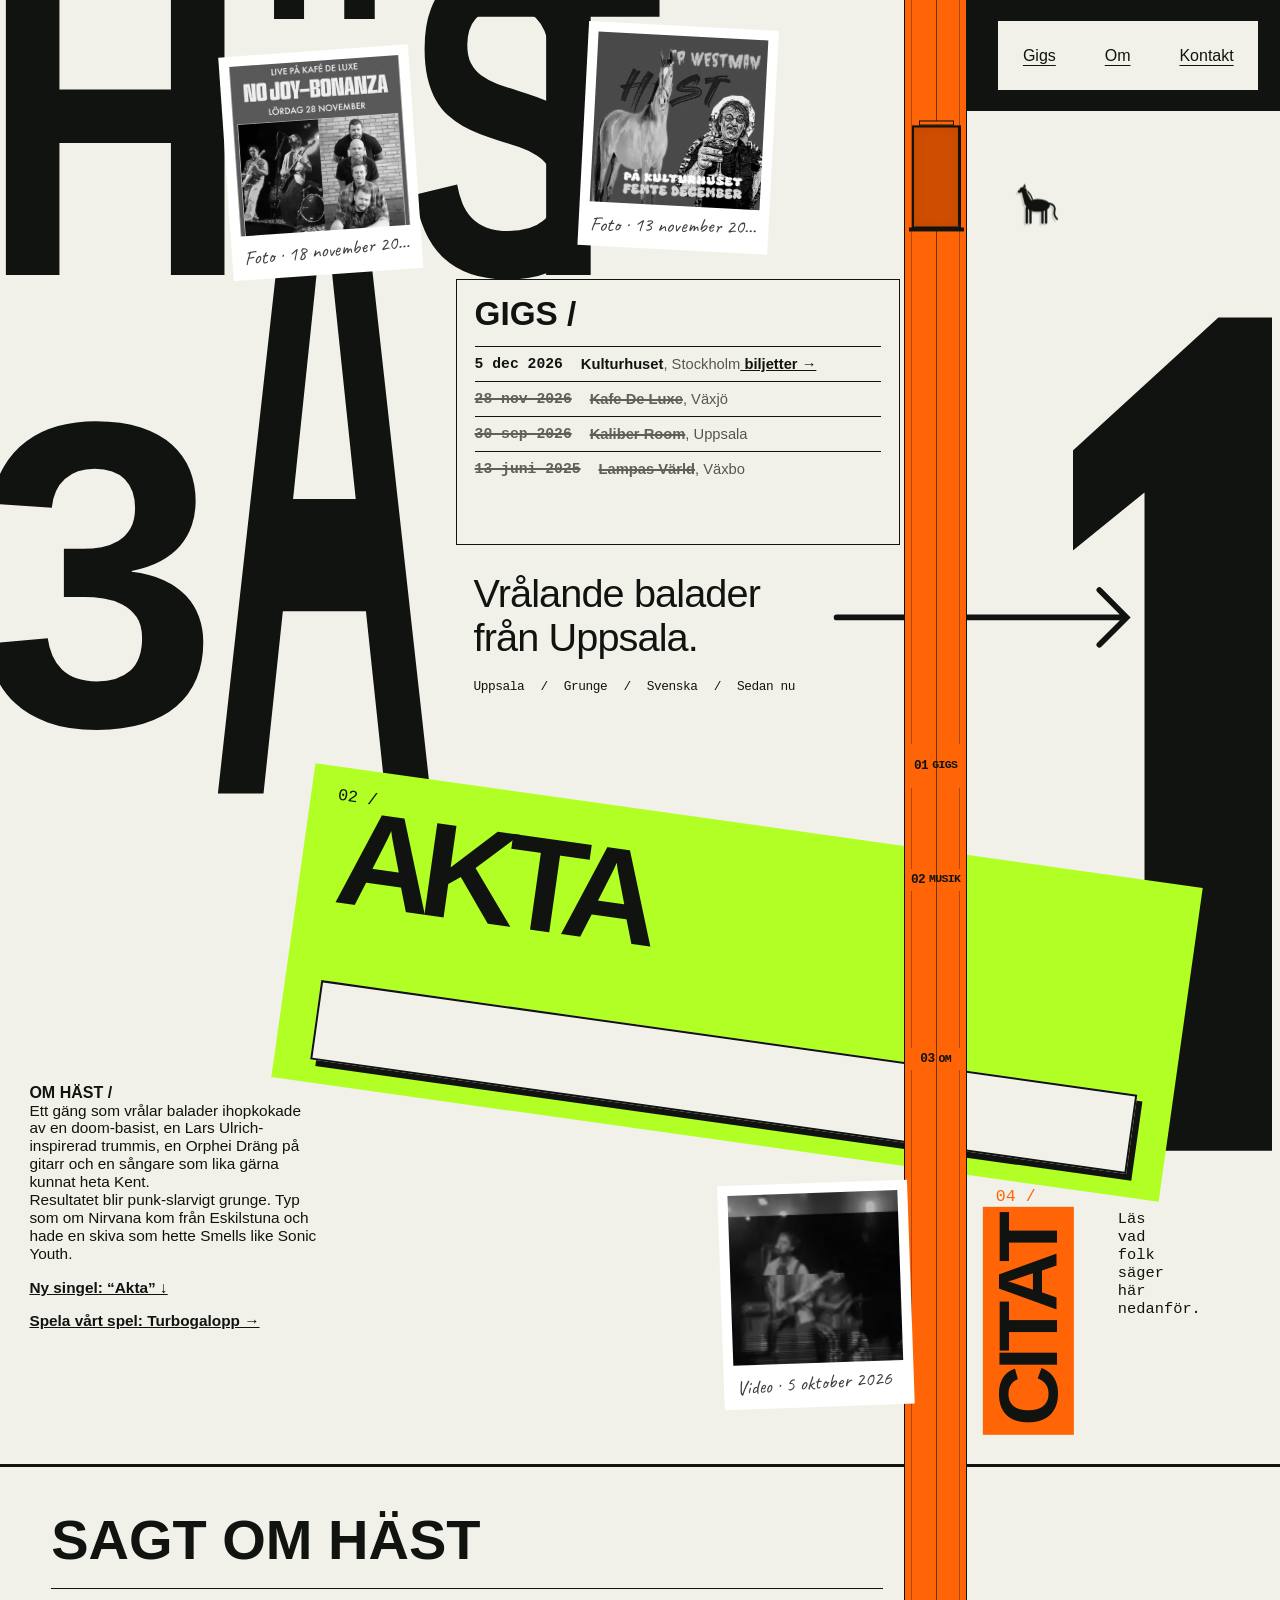
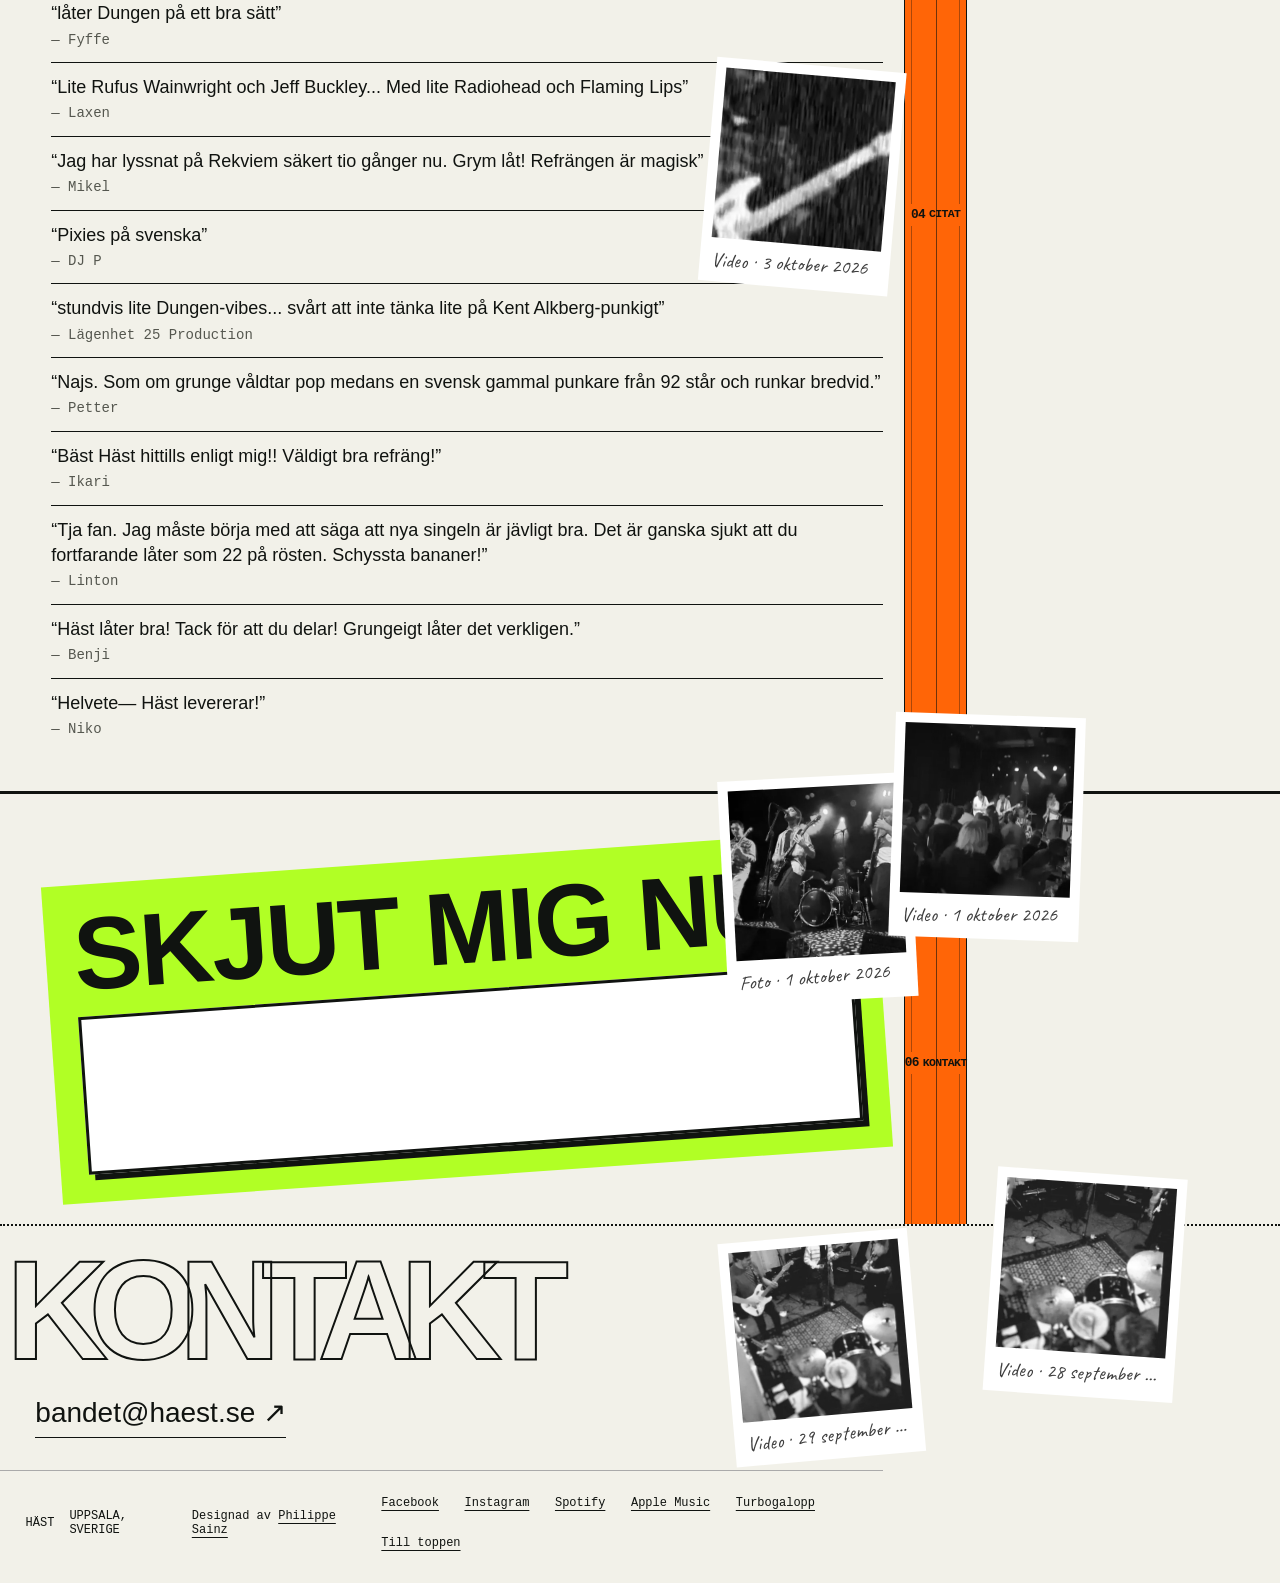
<file: index.html>
<!DOCTYPE html>
<html lang="sv">
<head>
<meta charset="utf-8">
<meta name="viewport" content="width=device-width, initial-scale=1">
<meta name="theme-color" content="#f2f1e9">
<title>häst – grungeband från Uppsala | Spelningar, musik och bokning</title>
<meta name="description" content="häst är ett grungeband från Uppsala som spelar vrålande balader på svenska. Se kommande spelningar, lyssna på singeln Akta och boka bandet via bandet@haest.se.">
<link rel="canonical" href="https://haest.se/">
<meta name="robots" content="index, follow, max-image-preview:large">
<meta name="author" content="häst">
<meta property="og:type" content="website">
<meta property="og:site_name" content="häst">
<meta property="og:locale" content="sv_SE">
<meta property="og:url" content="https://haest.se/">
<meta property="og:title" content="häst – galopperande grunge från Uppsala">
<meta property="og:description" content="Vrålande balader på svenska. Kommande spelningar, ny singel Akta och kontakt för bokning.">
<meta property="og:image" content="https://haest.se/assets/og-image.jpg">
<meta property="og:image:width" content="1200">
<meta property="og:image:height" content="630">
<meta property="og:image:alt" content="häst – galopperande grunge från Uppsala">
<meta name="twitter:card" content="summary_large_image">
<meta name="twitter:title" content="häst – galopperande grunge från Uppsala">
<meta name="twitter:description" content="Vrålande balader på svenska. Kommande spelningar, ny singel Akta och kontakt för bokning.">
<meta name="twitter:image" content="https://haest.se/assets/og-image.jpg">
<link rel="icon" type="image/svg+xml" href="assets/favicon.svg">
<!-- jsonld:start -->
<script type="application/ld+json">
{
 "@context": "https://schema.org",
 "@graph": [
  {
   "@type": "MusicGroup",
   "@id": "https://haest.se/#band",
   "name": "häst",
   "alternateName": [
    "Häst",
    "Haest"
   ],
   "url": "https://haest.se/",
   "image": "https://haest.se/assets/og-image.jpg",
   "description": "häst är ett grungeband från Uppsala som spelar vrålande balader på svenska, punk-slarvig grunge.",
   "genre": [
    "Grunge",
    "Alternativ rock",
    "Punk"
   ],
   "foundingDate": "2025",
   "foundingLocation": {
    "@type": "Place",
    "name": "Uppsala, Sverige",
    "address": {
     "@type": "PostalAddress",
     "addressLocality": "Uppsala",
     "addressCountry": "SE"
    }
   },
   "email": "bandet@haest.se",
   "sameAs": [
    "https://www.facebook.com/haest.se/",
    "https://www.instagram.com/haest.se/",
    "https://open.spotify.com/artist/46Y0N0k3EoQDd82sxmXX8w",
    "https://music.apple.com/se/artist/h%C3%A4st/1886427358"
   ],
   "track": [
    {
     "@type": "MusicRecording",
     "name": "Akta",
     "url": "https://open.spotify.com/track/1VEEz3Ve9GJQIqUpxDwzvs"
    },
    {
     "@type": "MusicRecording",
     "name": "Skjut mig nu",
     "url": "https://open.spotify.com/track/6rJhMOM1PLizFBGZvp1qNj"
    }
   ]
  },
  {
   "@type": "WebSite",
   "@id": "https://haest.se/#site",
   "url": "https://haest.se/",
   "name": "häst",
   "inLanguage": "sv-SE",
   "publisher": {
    "@id": "https://haest.se/#band"
   }
  },
  {
   "@type": "MusicEvent",
   "name": "häst på Kulturhuset",
   "startDate": "2026-12-05",
   "eventStatus": "https://schema.org/EventScheduled",
   "eventAttendanceMode": "https://schema.org/OfflineEventAttendanceMode",
   "location": {
    "@type": "Place",
    "name": "Kulturhuset",
    "address": {
     "@type": "PostalAddress",
     "addressLocality": "Stockholm",
     "addressCountry": "SE"
    }
   },
   "description": "häst spelar grunge på Kulturhuset i Stockholm.",
   "performer": {
    "@id": "https://haest.se/#band"
   },
   "image": "https://haest.se/assets/og-image.jpg",
   "url": "https://kulturhusetstadsteatern.se/konserter/hast-cp-westman",
   "offers": {
    "@type": "Offer",
    "url": "https://kulturhusetstadsteatern.se/konserter/hast-cp-westman"
   }
  },
  {
   "@type": "MusicEvent",
   "name": "häst på Kafe De Luxe",
   "startDate": "2026-11-28",
   "eventStatus": "https://schema.org/EventScheduled",
   "eventAttendanceMode": "https://schema.org/OfflineEventAttendanceMode",
   "location": {
    "@type": "Place",
    "name": "Kafe De Luxe",
    "address": {
     "@type": "PostalAddress",
     "addressLocality": "Växjö",
     "addressCountry": "SE"
    }
   },
   "description": "häst spelar grunge på Kafe De Luxe i Växjö.",
   "performer": {
    "@id": "https://haest.se/#band"
   },
   "image": "https://haest.se/assets/og-image.jpg",
   "url": "https://haest.se/#work"
  },
  {
   "@type": "MusicEvent",
   "name": "häst på Kaliber Room",
   "startDate": "2026-09-30",
   "eventStatus": "https://schema.org/EventScheduled",
   "eventAttendanceMode": "https://schema.org/OfflineEventAttendanceMode",
   "location": {
    "@type": "Place",
    "name": "Kaliber Room",
    "address": {
     "@type": "PostalAddress",
     "addressLocality": "Uppsala",
     "addressCountry": "SE"
    }
   },
   "description": "häst spelar grunge på Kaliber Room i Uppsala.",
   "performer": {
    "@id": "https://haest.se/#band"
   },
   "image": "https://haest.se/assets/og-image.jpg",
   "url": "https://haest.se/#work"
  },
  {
   "@type": "MusicEvent",
   "name": "häst på Lampas Värld",
   "startDate": "2025-06-13",
   "eventStatus": "https://schema.org/EventScheduled",
   "eventAttendanceMode": "https://schema.org/OfflineEventAttendanceMode",
   "location": {
    "@type": "Place",
    "name": "Lampas Värld",
    "address": {
     "@type": "PostalAddress",
     "addressLocality": "Växbo",
     "addressCountry": "SE"
    }
   },
   "description": "häst spelar grunge på Lampas Värld i Växbo.",
   "performer": {
    "@id": "https://haest.se/#band"
   },
   "image": "https://haest.se/assets/og-image.jpg",
   "url": "https://haest.se/#work"
  }
 ]
}
</script>
<!-- jsonld:end -->
<link rel="preconnect" href="https://fonts.googleapis.com">
<link rel="preconnect" href="https://fonts.gstatic.com" crossorigin>
<link rel="stylesheet" href="https://fonts.googleapis.com/css2?family=Caveat:wght@600&display=swap" media="print" onload="this.media='all'">
<noscript><link rel="stylesheet" href="https://fonts.googleapis.com/css2?family=Caveat:wght@600&display=swap"></noscript>
<link rel="stylesheet" href="styles.css?v=973f8245">
</head>
<body>
<a class="skip-link" href="#work">Hoppa till innehållet</a>
<main class="portfolio" id="top">
<section class="collage" aria-label="häst, galopperande grunge från Uppsala"><div class="polaroids" data-slot="1" hidden style="--x:17%;--top:4cqw"></div>
<div class="polaroids" data-slot="2" hidden style="--x:46%;--top:2cqw"></div>

<h1 class="surname" aria-label="häst"><span class="letter-s" aria-hidden="true">H</span><span class="letter-a" aria-hidden="true">Ä</span><span class="letter-i" aria-hidden="true">S</span><span class="letter-n" aria-hidden="true">T</span></h1>
<nav class="main-nav" aria-label="Huvudnavigering"><a href="#work">Gigs</a><a href="#about">Om</a><a href="#contact">Kontakt</a></nav>
<div class="one" aria-hidden="true">1</div>
<div class="three" aria-hidden="true">3</div>
<article class="fass project" id="work" aria-labelledby="gigs-title">
<div class="gigs-panel">
<div class="fass-caption"><h2 id="gigs-title">GIGS /</h2></div>
<ol class="gig-list" id="gig-list"><!-- gigs:start --><li><time class="gig-date" datetime="2026-11-28">28 nov 2026</time><span><span class="gig-venue">Kafe De Luxe</span><span class="gig-city">, Växjö</span></span></li><li><time class="gig-date" datetime="2026-12-05">5 dec 2026</time><span><span class="gig-venue">Kulturhuset</span><span class="gig-city">, Stockholm</span><a href="https://kulturhusetstadsteatern.se/konserter/hast-cp-westman" target="_blank" rel="noopener" data-gc="klick/biljetter" data-gc-title="Biljetter: Kulturhuset"> biljetter →<span class="sr-only"> (öppnas i ny flik)</span></a></span></li><li class="gig-past"><time class="gig-date" datetime="2026-09-30">30 sep 2026</time><span><span class="gig-venue">Kaliber Room</span><span class="gig-city">, Uppsala</span></span></li><li class="gig-past"><time class="gig-date" datetime="2025-06-13">13 juni 2025</time><span><span class="gig-venue">Lampas Värld</span><span class="gig-city">, Växbo</span></span></li><!-- gigs:end --></ol>
</div>
</article>
<section class="intro" id="about" aria-label="Om häst"><h2>Vrålande balader<br>från Uppsala.</h2><p>Uppsala <span>/</span> Grunge <span>/</span> Svenska <span>/</span> Sedan nu</p></section>
<div class="direction-arrow" aria-hidden="true"><svg viewBox="0 0 270 65"><path d="M4 32H257M235 8l24 24-24 24"/></svg></div>
<nav class="project-rail" aria-label="Sektioner"><a href="#work" aria-label="Gigs"><span>01</span><strong>GIGS</strong><i></i></a><a href="#hemkop" aria-label="Musik"><span>02</span><strong>MUSIK</strong><i></i></a><a href="#rekord" aria-label="Om häst"><span>03</span><strong>OM</strong><i></i></a><a href="#citat" aria-label="Citat"><span>04</span><strong>CITAT</strong><i></i></a><a href="#skjut-mig" aria-label="Skjut mig nu"><span>05</span><strong>SKJUT MIG</strong><i></i></a><a href="#contact" aria-label="Kontakt"><span>06</span><strong>KONTAKT</strong><i></i></a>
<div class="elevator-visual" aria-hidden="true">
  <div class="shaft-cable"></div>
  <div class="elevator-car">
    <div class="car-roof"></div>
    <div class="car-back"></div>
    <div class="elevator-person"><div class="person-sprite"></div></div>
    <div class="door-viewport"><div class="elevator-door door-left"></div><div class="elevator-door door-right"></div></div>
    <div class="car-frame"></div>
    <div class="car-sill"></div>
  </div>
</div></nav>
<article class="hemkop project" id="hemkop" aria-labelledby="hemkop-title"><span class="hemkop-index">02 /</span><h2 id="hemkop-title">AKTA</h2><div class="spotify-slot" data-track="1VEEz3Ve9GJQIqUpxDwzvs" data-height="80" role="region" aria-label="Spelare för Akta"></div></article>
<article class="rekord project" id="rekord" aria-labelledby="rekord-title"><div><h2 id="rekord-title">OM HÄST /</h2><p>Ett gäng som vrålar balader ihopkokade av en doom-basist, en Lars Ulrich-inspirerad trummis, en Orphei Dräng på gitarr och en sångare som lika gärna kunnat heta Kent.</p><p>Resultatet blir punk-slarvigt grunge. Typ som om Nirvana kom från Eskilstuna och hade en skiva som hette Smells like Sonic Youth.</p><p class="listen"><a href="#hemkop">Ny singel: “Akta” ↓</a></p><p class="listen"><a href="turbogalopp/" data-gc="klick/turbogalopp-om">Spela vårt spel: Turbogalopp →</a></p></div></article>
<article class="bilia project" id="bilia" aria-labelledby="bilia-title"><span class="bilia-index" aria-hidden="true">04 /</span><h2 id="bilia-title">CITAT</h2><p class="bilia-note">Läs vad folk säger här nedanför.</p></article>
</section>
<div class="polaroids" data-slot="3" hidden style="--x:56%;--top:-22cqw"></div>
<section class="quotes-section" id="citat" aria-labelledby="citat-title"><h2 id="citat-title">Sagt om häst</h2><div class="polaroids" data-slot="4" hidden style="--x:80%;--top:6cqw"></div>
<ul class="quotes"><li>“låter Dungen på ett bra sätt” <cite>— Fyffe</cite></li><li>“Lite Rufus Wainwright och Jeff Buckley... Med lite Radiohead och Flaming Lips” <cite>— Laxen</cite></li><li>“Jag har lyssnat på Rekviem säkert tio gånger nu. Grym låt! Refrängen är magisk” <cite>— Mikel</cite></li><li>“Pixies på svenska” <cite>— DJ P</cite></li><li>“stundvis lite Dungen-vibes... svårt att inte tänka lite på Kent Alkberg-punkigt” <cite>— Lägenhet 25 Production</cite></li><li>“Najs. Som om grunge våldtar pop medans en svensk gammal punkare från 92 står och runkar bredvid.” <cite>— Petter</cite></li><li>“Bäst Häst hittills enligt mig!! Väldigt bra refräng!” <cite>— Ikari</cite></li><li>“Tja fan. Jag måste börja med att säga att nya singeln är jävligt bra. Det är ganska sjukt att du fortfarande låter som 22 på rösten. Schyssta bananer!” <cite>— Linton</cite></li><li>“Häst låter bra! Tack för att du delar! Grungeigt låter det verkligen.” <cite>— Benji</cite></li><li>“Helvete— Häst levererar!” <cite>— Niko</cite></li></ul><div class="polaroids" data-slot="5" hidden style="--x:80%;--top:2cqw"></div>
</section>
<div class="polaroids" data-slot="6" hidden style="--x:70%;--top:-6cqw"></div>
<section class="song-block" id="skjut-mig" aria-labelledby="skjut-title"><div class="song-card"><h2 id="skjut-title">SKJUT MIG NU</h2><div class="spotify-slot" data-track="6rJhMOM1PLizFBGZvp1qNj" data-height="152" role="region" aria-label="Spelare för Skjut mig nu"></div></div><div class="polaroids" data-slot="7" hidden style="--x:80%;--top:4cqw"></div>
</section>
<div class="polaroids" data-slot="8" hidden style="--x:78%;--top:-4cqw"></div>
<footer id="contact" role="contentinfo"><h2 aria-label="Kontakt"><span aria-hidden="true">KONTAKT</span></h2><a class="email" href="mailto:bandet@haest.se" data-gc="klick/e-post">bandet@haest.se <span aria-hidden="true">↗</span></a><div class="footer-bottom"><span>HÄST</span><span>UPPSALA, SVERIGE</span><span class="credit">Designad av <a href="https://www.sainzphil.com" target="_blank" rel="noopener">Philippe Sainz<span class="sr-only"> (öppnas i ny flik)</span></a></span><nav class="social" aria-label="Sociala medier"><a href="https://www.facebook.com/haest.se/" target="_blank" rel="noopener" data-gc="klick/facebook">Facebook<span class="sr-only"> (öppnas i ny flik)</span></a><a href="https://www.instagram.com/haest.se/" target="_blank" rel="noopener" data-gc="klick/instagram">Instagram<span class="sr-only"> (öppnas i ny flik)</span></a><a href="https://open.spotify.com/artist/46Y0N0k3EoQDd82sxmXX8w" target="_blank" rel="noopener" data-gc="klick/spotify">Spotify<span class="sr-only"> (öppnas i ny flik)</span></a><a href="https://music.apple.com/se/artist/h%C3%A4st/1886427358" target="_blank" rel="noopener" data-gc="klick/apple-music">Apple Music<span class="sr-only"> (öppnas i ny flik)</span></a><a href="turbogalopp/" data-gc="klick/turbogalopp-sidfot">Turbogalopp</a><a href="#top">Till toppen</a></nav></div></footer>
</main>
<script src="script.js?v=c51a6970"></script>
<script data-goatcounter="https://haest.goatcounter.com/count" async src="//gc.zgo.at/count.js"></script>
</body>
</html>
</file>
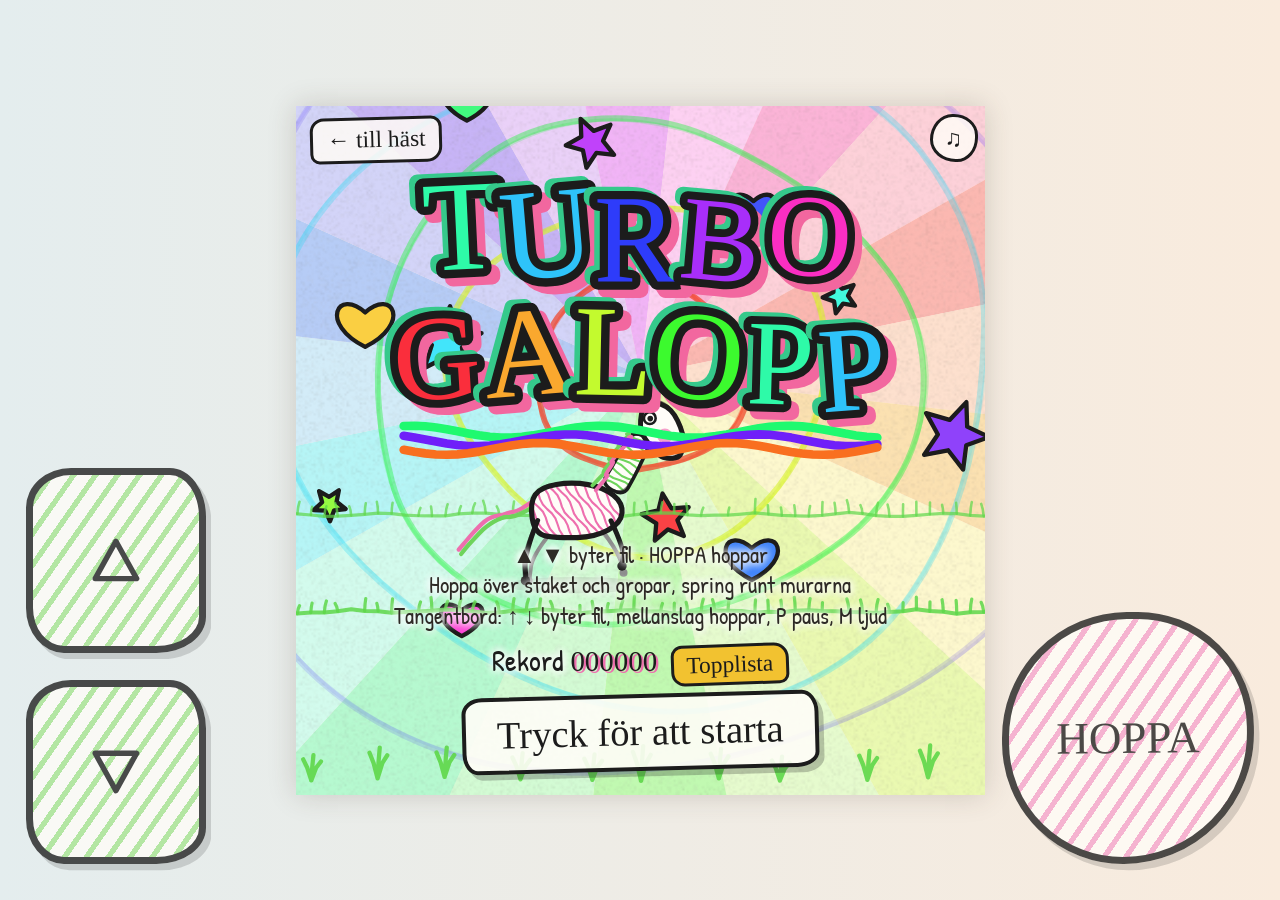
<file: turbogalopp/index.html>
<!DOCTYPE html>
<html lang="sv">
<head>
<meta charset="utf-8">
<meta name="viewport" content="width=device-width,initial-scale=1,viewport-fit=cover">
<meta name="theme-color" content="#ece9e6">
<title>Turbogalopp – spela hästspelet från häst</title>
<meta name="description" content="Turbogalopp är ett gratis webbspel från bandet häst. Galoppera genom ängen, hoppa över staket och gropar och samla morötter. Funkar på mobil och dator.">
<link rel="canonical" href="https://haest.se/turbogalopp/">
<link rel="icon" type="image/svg+xml" href="../assets/favicon.svg">
<meta property="og:type" content="website">
<meta property="og:site_name" content="häst">
<meta property="og:locale" content="sv_SE">
<meta property="og:url" content="https://haest.se/turbogalopp/">
<meta property="og:title" content="Turbogalopp – spela hästspelet från häst">
<meta property="og:description" content="Galoppera, hoppa över staket och samla morötter. Slå ditt rekord!">
<meta property="og:image" content="https://haest.se/assets/og-turbogalopp.jpg">
<meta property="og:image:width" content="1200">
<meta property="og:image:height" content="630">
<meta name="twitter:card" content="summary_large_image">
<meta name="twitter:image" content="https://haest.se/assets/og-turbogalopp.jpg">
<script type="application/ld+json">
{"@context":"https://schema.org","@type":"VideoGame","name":"Turbogalopp","url":"https://haest.se/turbogalopp/","inLanguage":"sv-SE","genre":"Endless runner","gamePlatform":"Webbläsare","applicationCategory":"Game","operatingSystem":"Alla","isAccessibleForFree":true,"offers":{"@type":"Offer","price":"0","priceCurrency":"SEK"},"author":{"@type":"MusicGroup","@id":"https://haest.se/#band","name":"häst","url":"https://haest.se/"}}
</script>
<link rel="preconnect" href="https://fonts.googleapis.com">
<link rel="preconnect" href="https://fonts.gstatic.com" crossorigin>
<link href="https://fonts.googleapis.com/css2?family=Patrick+Hand&family=Permanent+Marker&display=swap" rel="stylesheet">
<style>
:root{--ink:#1c1c1c;--pink:#ee6fae;--green:#5fd84a;--paper:linear-gradient(90deg,#e4edee,#f9ebdd);
  --marker:'Permanent Marker','Marker Felt','Chalkboard SE','Comic Sans MS',cursive;
  --hand:'Patrick Hand','Bradley Hand','Segoe Print','Comic Sans MS',cursive}
*{box-sizing:border-box;-webkit-tap-highlight-color:transparent;-webkit-user-select:none;user-select:none;-webkit-touch-callout:none}
html,body{margin:0;height:100%;background:var(--paper);overflow:hidden;overscroll-behavior:none;touch-action:pinch-zoom;color:var(--ink);font-family:var(--hand)}
body{display:flex;flex-direction:column;align-items:center;justify-content:center;gap:3.5vmin;padding:env(safe-area-inset-top) env(safe-area-inset-right) env(safe-area-inset-bottom) env(safe-area-inset-left)}

/* Spelrutan är kvadratisk */
#stage{position:relative;flex:none;width:min(100%,calc(100vh - 46vmin));width:min(100%,calc(100dvh - 46vmin));aspect-ratio:1/1;container-type:inline-size;overflow:hidden;box-shadow:0 0 3vmin rgba(70,55,40,.2)}
#c{display:block;width:100%;height:100%}
#stage,#controls{touch-action:none}
.sr-only{position:absolute;width:1px;height:1px;padding:0;margin:-1px;overflow:hidden;clip:rect(0 0 0 0);white-space:nowrap;border:0}

.mini{position:absolute;top:1.2cqw;width:max(7cqw,34px);height:max(7cqw,34px);padding:0;margin:0;appearance:none;-webkit-appearance:none;line-height:1;display:flex;align-items:center;justify-content:center;font-family:var(--marker);font-size:3.4cqw;background:rgba(255,252,246,.85);border:.5cqw solid var(--ink);border-radius:48% 52% 45% 55%/55% 45% 52% 48%;color:var(--ink);z-index:5;cursor:pointer}
#bSnd{right:1cqw}
#bPause{right:calc(1.8cqw + max(7cqw,34px))}
.mini:focus-visible{outline:.6cqw solid var(--ink);outline-offset:.4cqw}
#bSnd.off{opacity:.4}

.ov{position:absolute;inset:0;display:flex;flex-direction:column;align-items:center;justify-content:center;gap:2.2cqw;background:rgba(250,244,236,.72);text-align:center;font-size:4cqw;line-height:1.35;padding:4cqw;z-index:4}
.ov .ttl{margin:0;font-family:var(--marker);font-weight:normal;font-size:12cqw;line-height:1.05;color:var(--ink);transform:rotate(-3deg);text-shadow:.8cqw .6cqw 0 #f29bc6,-.5cqw -.4cqw 0 #8be06f}
.ov .ttl.red{color:var(--ink)}
.ov b{font-family:var(--marker);font-weight:normal;color:var(--ink);text-shadow:.35cqw .3cqw 0 var(--pink)}
.ov .big{font-size:5cqw;font-family:var(--marker)}
.ov .how{margin:.8cqw 0 0;font-size:4cqw;line-height:1.4;color:#4a463f}
.gold{color:#8a6500;font-family:var(--marker)}
.blink{animation:bl 1.1s ease-in-out infinite}
@media (prefers-reduced-motion:reduce){.blink{animation:none}}
@keyframes bl{50%{opacity:.25}}
.hidden{display:none!important}

/* Startskärm: titeln och bakgrunden ritas i canvas, här ligger bara texten längst ned */
.ov.splash{background:none;justify-content:flex-end;gap:1.4cqw;padding-bottom:3.5cqw}
.splash .prompt{font-family:var(--marker);font-size:5.6cqw;background:rgba(255,253,248,.9);border:.7cqw solid var(--ink);border-radius:3cqw 2.4cqw 3.2cqw 2.2cqw/2.4cqw 3.2cqw 2.2cqw 3cqw;padding:1.2cqw 4.5cqw;transform:rotate(-1.5deg);box-shadow:.7cqw .8cqw 0 rgba(28,28,28,.25)}
.splash .rek{font-size:4.2cqw;text-shadow:0 0 1.2cqw #fff,0 0 1.2cqw #fff,0 0 1.2cqw #fff}
.kbd{display:none}
@media (hover:hover) and (pointer:fine){.kbd{display:inline}}
.splash .how{margin:0;font-size:3.4cqw;line-height:1.3;color:#2e2a26;text-shadow:0 0 1.2cqw #fff,0 0 1.2cqw #fff,0 0 1.2cqw #fff}
.splash .home{position:absolute;left:2cqw;top:1.6cqw;font-family:var(--marker);font-size:3.4cqw;color:var(--ink);text-decoration:none;background:rgba(255,252,246,.85);border:.5cqw solid var(--ink);border-radius:2cqw 1.6cqw 2.2cqw 1.4cqw;padding:.6cqw 2cqw;transform:rotate(-1.5deg)}
.splash .home:focus-visible{outline:.6cqw solid var(--ink);outline-offset:.6cqw}
.lbbtn{font-family:var(--marker);font-size:3.4cqw;color:var(--ink);background:#f2c230;border:.5cqw solid var(--ink);border-radius:1.6cqw 2.2cqw 1.4cqw 2cqw;padding:.3cqw 1.8cqw;transform:rotate(-2deg);cursor:pointer;line-height:1.3;margin:0 0 0 2cqw;vertical-align:middle}
#lbOv{background:rgba(250,244,236,.96)}
.lbbtn:focus-visible,.lbclose:focus-visible,.lbform button:focus-visible,.lbform input:focus-visible{outline:.6cqw solid var(--ink);outline-offset:.5cqw}
.lbform{display:flex;gap:1.4cqw;justify-content:center;width:100%;max-width:72cqw;margin:0}
.lbform input{flex:1;min-width:0;font:inherit;font-size:max(3.6cqw,16px);padding:1cqw 1.8cqw;border:.5cqw solid var(--ink);border-radius:1.4cqw;background:#fffdf8;color:var(--ink)}
.lbform button,.lbclose{font-family:var(--marker);font-size:3.8cqw;padding:.8cqw 2.6cqw;border:.5cqw solid var(--ink);border-radius:1.6cqw 1.2cqw 1.8cqw 1.4cqw;background:var(--pink);color:var(--ink);cursor:pointer;line-height:1.2}
.lbform button:disabled{opacity:.6;cursor:wait}
.lbmsg{margin:0;font-size:3.6cqw;font-family:var(--marker)}
.lbmsg.err{color:#a3133d}
.lblist{list-style:none;margin:0;padding:0;width:100%;max-width:62cqw;font-size:3.3cqw;line-height:1.3;text-align:left}
.lblist li{display:grid;grid-template-columns:5cqw 1fr auto;gap:1.6cqw;padding:.2cqw 1cqw;border-radius:1cqw}
.lblist li.me{background:rgba(242,194,48,.55)}
.lblist .n{overflow:hidden;text-overflow:ellipsis;white-space:nowrap}
.lblist .s{font-variant-numeric:tabular-nums}
.lblist .empty{display:block;text-align:center}
.ov.lbmode .ttl{font-size:8cqw}
.ov.lbmode{gap:1.6cqw}
.splash.launching>*{opacity:0!important;animation:none!important;transition:opacity .2s}

#toast{position:absolute;left:0;right:0;top:22%;text-align:center;font-family:var(--marker);font-size:6cqw;color:var(--ink);text-shadow:.5cqw .4cqw 0 #f29bc6;opacity:0;pointer-events:none;z-index:3;transform:rotate(-2deg)}
#toast.show{animation:toast 2.4s ease-out}
@keyframes toast{0%{opacity:0;transform:translateY(1.5cqw) rotate(-2deg)}12%{opacity:1;transform:rotate(-2deg)}75%{opacity:1}100%{opacity:0}}

#controls{flex:none;width:100%;height:38vmin;display:grid;grid-template-columns:1fr 1.5fr;gap:3.5vmin;padding:0 4vmin}
.lane{display:flex;flex-direction:column;gap:3vmin;min-height:0}
.btn{flex:1;display:flex;align-items:center;justify-content:center;border:.8vmin solid var(--ink);border-radius:5vmin 4vmin 5.5vmin 4.2vmin/4.4vmin 5.4vmin 4vmin 5vmin;
  background:repeating-linear-gradient(125deg,#fffdf8 0 1.4vmin,#a6e48f 1.4vmin 2vmin);color:var(--ink);font-family:var(--marker);font-size:6.4vmin;touch-action:none;transition:transform .05s;box-shadow:.6vmin .7vmin 0 rgba(28,28,28,.2)}
.btn svg{width:30%;height:48%}
.btn svg *{fill:none;stroke:var(--ink);stroke-width:2.6;stroke-linejoin:round;stroke-linecap:round}
.btn.on{transform:translate(.5vmin,.6vmin);box-shadow:none;filter:brightness(.95)}
#bJump{background:repeating-linear-gradient(125deg,#fffdf8 0 1.4vmin,#f5a3cc 1.4vmin 2vmin);transform:rotate(-.6deg)}
#bJump.on{transform:translate(.5vmin,.6vmin) rotate(-.6deg)}

@media (min-aspect-ratio:13/10){
  #stage{width:min(100%,100vh,calc(100vw - 2*(28vmin + 2vw + 2vmin)));width:min(100%,100dvh,calc(100vw - 2*(28vmin + 2vw + 2vmin)))}
  #controls{position:fixed;inset:0;display:block;height:auto;padding:0;pointer-events:none}
  .lane{position:absolute;left:calc(env(safe-area-inset-left) + 2vw);bottom:4vmin;width:20vmin;height:44vmin;gap:3vmin}
  #bJump{position:absolute;right:calc(env(safe-area-inset-right) + 2vw);bottom:4vmin;width:28vmin;height:28vmin;border-radius:50% 46% 52% 48%;font-size:5vmin}
  .btn{pointer-events:auto;opacity:.78;font-size:5vmin}
}
</style>
</head>
<body>
<div id="stage">
  <h1 class="sr-only">Turbogalopp</h1>
  <p class="sr-only">Ett gratis webbspel från grungebandet häst från Uppsala. Styr hästen mellan tre filer, hoppa över staket och gropar och samla morötter.</p>
  <canvas id="c" width="512" height="512" role="img" aria-label="Turbogalopp, spelplan"></canvas>
  <div id="live" class="sr-only" aria-live="polite"></div>
  <div id="toast"></div>
  <button type="button" id="bPause" class="mini hidden" aria-label="Pausa">II</button>
  <button type="button" id="bSnd" class="mini" aria-label="Ljud" aria-pressed="true">&#9835;</button>

  <div id="menu" class="ov splash">
    <p class="how">▲ ▼ byter fil · HOPPA hoppar<br>Hoppa över staket och gropar, spring runt murarna<span class="kbd"><br>Tangentbord: ↑ ↓ byter fil, mellanslag hoppar, P paus, M ljud</span></p>
    <div class="rek">Rekord <b id="menuBest">000000</b><button type="button" class="lbbtn hidden" id="lbOpen">Topplista</button></div>
    <div class="prompt blink">Tryck för att starta</div>
    <a class="home" id="homeLink" href="../">← till häst</a>
  </div>

  <div id="over" class="ov hidden">
    <div class="ttl red">SPELET<br>SLUT</div>
    <div>Poäng <b id="ovScore">000000</b></div>
    <div>Rekord <b id="ovBest">000000</b></div>
    <div id="ovNew" class="gold hidden blink">Nytt rekord!</div>
    <form id="lbForm" class="lbform hidden" autocomplete="off" novalidate>
      <label for="lbName" class="sr-only">Ditt namn till topplistan</label>
      <input id="lbName" name="name" maxlength="16" placeholder="Ditt namn" enterkeyhint="send" autocapitalize="words" spellcheck="false">
      <button type="submit" id="lbSend">Till topplistan</button>
    </form>
    <p id="lbMsg" class="lbmsg hidden" role="status"></p>
    <ol id="lbTop" class="lblist hidden" aria-label="Topplista"></ol>
    <div class="blink big">Tryck för att köra igen</div>
  </div>

  <div id="lbOv" class="ov hidden" role="dialog" aria-modal="true" aria-labelledby="lbTitle">
    <div class="ttl" id="lbTitle">TOPPLISTA</div>
    <ol id="lbAll" class="lblist"></ol>
    <button type="button" class="lbclose" id="lbClose">Stäng</button>
  </div>

  <div id="pauseOv" class="ov hidden">
    <div class="ttl">PAUS</div>
    <div class="blink big">Tryck för att fortsätta</div>
  </div>
</div>

<div id="controls" aria-hidden="true">
  <div class="lane">
    <div class="btn" id="bUp"><svg viewBox="0 0 24 24"><polygon points="12,3 22,21 2,21"/></svg></div>
    <div class="btn" id="bDown"><svg viewBox="0 0 24 24"><polygon points="12,21 22,3 2,3"/></svg></div>
  </div>
  <div class="btn" id="bJump">HOPPA</div>
</div>

<script>
(() => {
'use strict';

/* ---------- Konstanter ---------- */
const W = 256, H = 256, HX = 30;
const K = 1.35;                         // allt som syns är något större än i första versionen
const FOOT = [150, 186, 222];           // hästens fotlinje i varje fil (0 = längst bort)
const G = 770 * K, JV = 215 * K;        // gravitation, hoppstyrka (samma luftid, högre hopp)
const V_START = 125, V_ACC = 3.2, V_MAX = 300;
const BIOME_LEN = 5200, BLEND = 900;
const KEY_BEST = 'turbogalopp_best_v1';
const INK = '#1c1c1c';
const FONT = '"Permanent Marker","Marker Felt","Chalkboard SE","Comic Sans MS",cursive';

const $ = id => document.getElementById(id);
const cv = $('c'), ctx = cv.getContext('2d');

const clamp = (v, a, b) => Math.max(a, Math.min(b, v));
const lerp = (a, b, t) => a + (b - a) * t;
const hex = h => [parseInt(h.slice(1, 3), 16), parseInt(h.slice(3, 5), 16), parseInt(h.slice(5, 7), 16)];
const mix = (a, b, t) => [lerp(a[0], b[0], t), lerp(a[1], b[1], t), lerp(a[2], b[2], t)];
const css = c => 'rgb(' + (c[0] | 0) + ',' + (c[1] | 0) + ',' + (c[2] | 0) + ')';
const rnd = n => { const s = Math.sin(n * 127.1 + 311.7) * 43758.5453; return s - Math.floor(s); };
const rl = () => Math.floor(Math.random() * 3);
const pad6 = n => String(Math.max(0, Math.floor(n))).padStart(6, '0');

/* ---------- Teman (zoner) ---------- */
const KEYS = ['bgL', 'bgR', 'grass', 'crown', 'sun', 'hill'];
const BIOMES = [
  { name: 'ÄNGEN',      bgL: '#e4edee', bgR: '#f9ebdd', grass: '#5fd84a', crown: '#a6e08f', sun: '#ffd84d', hill: '#b9cccc' },
  { name: 'HÖSTGLÖD',   bgL: '#f1e5d3', bgR: '#f6d2bd', grass: '#e0ae35', crown: '#f29a5c', sun: '#ff9f43', hill: '#d9b9a0' },
  { name: 'FROSTDIMMA', bgL: '#dce2f2', bgR: '#efe6f5', grass: '#6fd3c3', crown: '#cfdcf6', sun: '#f6f8ff', hill: '#b4bfdc' }
].map(b => { const o = { name: b.name }; KEYS.forEach(k => o[k] = hex(b[k])); return o; });
const rgb = {}, pal = {};

/* ---------- Spelstate ---------- */
let state = 'menu';            // menu | launch | play | over
let paused = false;
let time = 0, dist = 0, runDist = 0, playTime = 0, speed = 70;
let score = 0, bonus = 0, best = 0, newRec = false;
let spawnGap = 0, tier = 0, annZone = 0, overTimer = 0, overShown = false, overAt = 0;
let shake = 0, flash = 0, dustT = 0, launchT = 0, whiteFlash = 0;
const LAUNCH_DUR = 2.6;
const confetti = [];
let S = 2, boil = 0, grain = null;
const horse = { lane: 1, laneF: 1, z: 0, vz: 0, onGround: true, jumpBuf: 0, inv: 0, hearts: 3, phase: 0 };
const obstacles = [], pickups = [], particles = [];

try { best = parseInt(localStorage.getItem(KEY_BEST) || '0', 10) || 0; } catch (e) { best = 0; }
const KEY_MUTE = 'turbogalopp_muted_v1';
const reduceMotion = window.matchMedia ? window.matchMedia('(prefers-reduced-motion: reduce)') : { matches: false };
let needsDraw = true;
$('menuBest').textContent = pad6(best);

/* ---------- Ljud ---------- */
let AC = null, master = null, noiseBuf = null, muted = false;
try { muted = localStorage.getItem(KEY_MUTE) === '1'; } catch (e) {}
let outBus = null, fanBus = null;      // egen kanal så att fanfaren kan tystas om man hoppar över den
function initAudio() {
  if (!AC) {
    try {
      AC = new (window.AudioContext || window.webkitAudioContext)();
      master = AC.createGain(); master.gain.value = muted ? 0 : 0.5; master.connect(AC.destination);
      noiseBuf = AC.createBuffer(1, AC.sampleRate, AC.sampleRate);
      const d = noiseBuf.getChannelData(0); for (let i = 0; i < d.length; i++) d[i] = Math.random() * 2 - 1;
    } catch (e) { AC = null; }
  }
  if (AC && AC.state !== 'running') { try { AC.resume(); } catch (e) {} }
  if (AC && !AC._unlocked) {                       // tyst ton som låser upp ljudet på iOS
    try { const b = AC.createBuffer(1, 1, 22050), s = AC.createBufferSource(); s.buffer = b; s.connect(AC.destination); s.start(0); AC._unlocked = true; } catch (e) {}
  }
}
['pointerup', 'touchend', 'click', 'keydown'].forEach(ev => document.addEventListener(ev, () => { if (AC && AC.state !== 'running') { try { AC.resume(); } catch (e) {} } }, { passive: true }));
const mtof = m => 440 * Math.pow(2, (m - 69) / 12);
function tone(f, dur, type, vol, slide, at) {
  if (!AC || muted) return;
  const t = at || AC.currentTime;
  const o = AC.createOscillator(), g = AC.createGain();
  o.type = type || 'square';
  o.frequency.setValueAtTime(f, t);
  if (slide) o.frequency.exponentialRampToValueAtTime(slide, t + dur);
  g.gain.setValueAtTime(vol, t);
  g.gain.exponentialRampToValueAtTime(0.0001, t + dur);
  o.connect(g); g.connect(outBus || master); o.start(t); o.stop(t + dur + 0.03);
}
function noise(dur, vol, ftype, ffreq, at) {
  if (!AC || muted) return;
  const t = at || AC.currentTime;
  const s = AC.createBufferSource(); s.buffer = noiseBuf;
  const f = AC.createBiquadFilter(); f.type = ftype; f.frequency.value = ffreq;
  const g = AC.createGain(); g.gain.setValueAtTime(vol, t); g.gain.exponentialRampToValueAtTime(0.0001, t + dur);
  s.connect(f); f.connect(g); g.connect(outBus || master); s.start(t); s.stop(t + dur + 0.03);
}
const sfx = {
  jump() { tone(260, .16, 'square', .11, 620); },
  land() { noise(.06, .08, 'lowpass', 600); },
  lane() { tone(520, .035, 'square', .04); },
  carrot() { tone(880, .06, 'square', .09); tone(1320, .09, 'square', .09, null, AC ? AC.currentTime + .06 : 0); },
  heart() { [523, 659, 784, 1047].forEach((f, i) => tone(f, .09, 'square', .09, null, AC ? AC.currentTime + i * .07 : 0)); },
  hit() { noise(.28, .3, 'bandpass', 900); tone(170, .3, 'sawtooth', .16, 50); },
  over() { [440, 370, 311, 247].forEach((f, i) => tone(f, .22, 'square', .1, null, AC ? AC.currentTime + i * .18 : 0)); },
  zone() { [392, 523, 659].forEach((f, i) => tone(f, .12, 'triangle', .14, null, AC ? AC.currentTime + i * .09 : 0)); }
};

/* 8-bitsfanfar till startskärmen (ca 2,7 s): B-dur som låten, trumpetlik lead, bas, kick och snare */
function fanfare() {
  if (!AC || muted) return;
  const t0 = AC.currentTime + .05;
  if (fanBus) { try { fanBus.disconnect(); } catch (e) {} }
  fanBus = AC.createGain(); fanBus.gain.value = 1; fanBus.connect(master); outBus = fanBus;
  const L = [[0, 66, .1], [.12, 66, .1], [.24, 66, .1], [.36, 71, .34], [.72, 66, .1], [.84, 71, .1], [.96, 75, .1], [1.08, 78, .46], [1.58, 75, .1], [1.7, 78, .1], [1.82, 83, .85]];
  const Hm = [[.36, 63, .34], [1.08, 71, .46], [1.82, 75, .85]];
  const B = [[0, 35, .34], [.36, 35, .34], [.72, 40, .3], [1.08, 42, .46], [1.58, 42, .2], [1.82, 35, .9]];
  L.forEach(n => tone(mtof(n[1]), n[2], 'square', .12, null, t0 + n[0]));
  Hm.forEach(n => tone(mtof(n[1]), n[2], 'square', .06, null, t0 + n[0]));
  B.forEach(n => tone(mtof(n[1]), n[2], 'triangle', .26, null, t0 + n[0]));
  [0, .36, .72, 1.08, 1.82].forEach(d => tone(150, .14, 'sine', .35, 40, t0 + d));
  [.36, 1.08, 1.82].forEach(d => noise(.18, .14, 'bandpass', 1800, t0 + d));
  noise(.9, .1, 'highpass', 6000, t0 + 1.82);
  [83, 87, 90, 95].forEach((m, i) => tone(mtof(m), .1, 'square', .06, null, t0 + 2.0 + i * .08));
  outBus = null;
}
function skipFanfare() {
  if (AC && fanBus) { try { fanBus.gain.setTargetAtTime(0, AC.currentTime, .03); } catch (e) {} }
}

/* Musik: "Ta mig till havet" av häst som 8-bitars arrangemang (B-dur).
   Melodi på pulsvåg med vibrato (ljusare och med eko i refrängen), arpeggio på 12,5 % puls,
   triangelbas i åttondelar och brustrummor. En takt = 16 sextondelar. */
const BPM = 92, STEP_T = 60 / BPM / 4, SONG_STEPS = 352;
const SONG_LEAD = [0,78,2,3,73,1,5,70,1,7,73,1,8,78,2,11,73,1,13,70,1,14,73,1,16,78,4,24,76,2,26,75,2,28,73,2,30,70,2,32,58,4,41,61,1,43,61,1,55,66,1,57,64,1,58,64,1,60,64,1,61,64,1,64,66,4,79,63,1,80,63,1,81,64,2,83,66,3,86,61,2,88,59,3,91,61,1,92,59,1,93,56,1,94,54,2,96,54,3,111,63,1,112,64,3,115,66,2,119,61,1,120,59,3,124,61,1,126,61,1,127,59,1,128,59,1,129,57,1,131,54,4,141,54,1,145,59,1,147,59,1,149,61,5,161,59,1,165,61,7,173,61,1,174,62,1,175,61,1,183,56,1,185,59,3,188,61,1,189,58,3,196,64,1,197,64,2,201,64,1,202,64,2,207,68,1,208,68,6,214,66,4,220,66,1,221,66,1,222,66,1,223,66,1,224,66,12,240,71,1,242,75,1,244,78,1,246,75,1,248,71,1,250,66,1,252,68,2,254,70,2,262,64,1,263,64,1,264,64,1,266,64,1,267,64,1,270,68,1,271,68,1,272,68,7,280,66,1,281,66,1,284,66,1,285,64,1,286,66,2,288,66,12,304,71,1,306,75,1,308,78,1,310,80,2,312,78,2,314,75,2,316,73,2,318,75,2,324,64,1,325,64,1,326,66,1,328,66,1,329,66,1,330,67,1,331,67,1,332,66,1,334,67,1,335,67,1,336,69,1,337,68,9,346,69,1,347,68,1,348,66,4];          // [steg, midi, längd i sextondelar, ...]
const SONG_SECT = '0011111111112222222222';  // per takt: 0 intro, 1 vers, 2 refräng
const SONG_CHORDS = 'F# F# F# F# F# F# F# B F# B B B F# F# B B D D D D B B B B E E B B B B B B E E B B B B B B D D E E'.split(' ');  // per halvtakt
const CHORD_TONES = { 'F#': [42, 61, 66, 70], 'B': [35, 63, 66, 71], 'E': [40, 64, 68, 71], 'D': [38, 62, 66, 69] };  // [bas, arpeggio...]
const LEAD_AT = new Map();
for (let i = 0; i < SONG_LEAD.length; i += 3) LEAD_AT.set(SONG_LEAD[i], [SONG_LEAD[i + 1], SONG_LEAD[i + 2]]);
const ARP = [1, 2, 3, 2];
/* Introt spelas bara första gången. Sedan loopar vers + refräng utan skarv:
   refrängen slutar på E och versen börjar på F#, samma övergång som i låten. */
const LOOP_START = 32, LOOP_LEN = SONG_STEPS - LOOP_START;
const songPos = n => (n < SONG_STEPS ? n : LOOP_START + (n - SONG_STEPS) % LOOP_LEN);
const pulseCache = {};
function pulseWave(duty) {
  if (!pulseCache[duty]) {
    const n = 48, re = new Float32Array(n), im = new Float32Array(n);
    for (let k = 1; k < n; k++) re[k] = 2 / (k * Math.PI) * Math.sin(k * Math.PI * duty);
    pulseCache[duty] = AC.createPeriodicWave(re, im);
  }
  return pulseCache[duty];
}
function pulseNote(m, dur, duty, vol, t, vib) {
  if (!AC || muted) return;
  const f = mtof(m), o = AC.createOscillator(), g = AC.createGain();
  o.setPeriodicWave(pulseWave(duty)); o.frequency.setValueAtTime(f, t);
  g.gain.setValueAtTime(0, t); g.gain.linearRampToValueAtTime(vol, t + .004);
  g.gain.linearRampToValueAtTime(vol * .72, t + .09); g.gain.setValueAtTime(vol * .72, t + Math.max(.09, dur));
  g.gain.linearRampToValueAtTime(0, t + Math.max(.09, dur) + .03);
  let lfo = null;
  if (vib && dur > .3) {
    lfo = AC.createOscillator(); const d = AC.createGain();
    lfo.frequency.value = 5.5; d.gain.setValueAtTime(0, t); d.gain.setValueAtTime(0, t + .18);
    d.gain.linearRampToValueAtTime(f * (Math.pow(2, .22 / 12) - 1), t + .33);
    lfo.connect(d); d.connect(o.frequency); lfo.start(t); lfo.stop(t + dur + .05);
  }
  o.connect(g); g.connect(master); o.start(t); o.stop(t + Math.max(.09, dur) + .05);
}
let mStep = 0, mNext = 0, musicOn = false;
function musicStart() { musicOn = true; mStep = 0; mNext = AC ? AC.currentTime + 0.08 : 0; }
function musicResume() { musicOn = true; mNext = AC ? AC.currentTime + 0.05 : 0; }
function musicTick() {
  if (!AC || !musicOn) return;
  const now = AC.currentTime;
  if (mNext < now) mNext = now + 0.05;
  while (mNext < now + 0.2) { playStep(mStep, mNext); mNext += STEP_T; mStep++; }
}
function playStep(n, t) {
  if (muted) return;
  const s = songPos(n), bar = s >> 4, st = s & 15, sec = +SONG_SECT[bar];
  const ch = CHORD_TONES[SONG_CHORDS[s >> 3]];
  const lead = LEAD_AT.get(s);
  if (lead) {
    const dur = lead[1] * STEP_T * .92;
    pulseNote(lead[0], dur, sec === 2 ? .5 : .25, .085, t, true);
    if (sec === 2) pulseNote(lead[0], dur, .125, .03, t + STEP_T * 1.5, true);
  }
  pulseNote(ch[ARP[st & 3]], STEP_T * .8, .125, sec === 1 ? .022 : .03, t, false);
  if (!(st & 1)) tone(mtof(ch[0] + ((st >> 1) & 1 ? 12 : 0)), STEP_T * 1.7, 'triangle', .2, null, t);
  // Trummor
  if (sec === 0 && bar === 0) {
    if (!(st & 3)) tone(150, .12, 'sine', .32, 42, t);
    if (!(st & 1)) noise(.03, .04, 'highpass', 7000, t);
    return;
  }
  const lastBar = bar + 1 >= SONG_SECT.length || SONG_SECT[bar + 1] !== SONG_SECT[bar];
  if (st === 0 || st === 8 || st === 10 || (sec === 2 && st === 6)) tone(150, .12, 'sine', .32, 42, t);
  if (lastBar && st >= 12) noise(.12, .09 + .015 * (st - 12), 'bandpass', 1800, t);
  else if (st === 4 || st === 12) noise(.12, .14, 'bandpass', 1800, t);
  if (!(st & 1)) noise(sec === 2 && (st & 3) === 2 ? .1 : .03, .045, 'highpass', 7000, t);
  if (sec === 2 && st === 0 && SONG_SECT[bar - 1] !== '2') noise(.5, .08, 'highpass', 6000, t);
  if (n >= SONG_STEPS && s === LOOP_START) noise(.5, .08, 'highpass', 6000, t);  // cymbal när versen kommer tillbaka
}

/* ---------- Mönster för hinder ---------- */
const OB = {
  fence:  { w: 20, h: Math.round(9 * K) },
  bale:   { w: 20, h: Math.round(15 * K) },
  hurdle: { w: 10, h: Math.round(24 * K) },
  wall:   { w: 18, h: Math.round(40 * K) },
  pit:    { w: 40, h: 0 }
};
function addOb(type, lane, x, w) { obstacles.push({ type, lane, x, w: w || OB[type].w, h: OB[type].h, id: Math.random() * 1000 }); }
function other(l) { let n; do { n = rl(); } while (n === l); return n; }

const PATTERNS = [
  { tier: 0, w: 3, fn: x => { addOb(Math.random() < .5 ? 'fence' : 'bale', rl(), x); return 20; } },
  { tier: 0, w: 2, fn: x => { const l = rl(); for (let i = 0; i < 5; i++) pickups.push({ type: 'carrot', lane: l, x: x + i * 15, z: 0 }); return 75; } },
  { tier: 0, w: 2, fn: x => {
      const l = rl(); addOb('fence', l, x + 21);
      const zs = [8, 23, 32, 23, 8];
      for (let i = 0; i < 5; i++) pickups.push({ type: 'carrot', lane: l, x: x + 2 + i * 13, z: zs[i] });
      return 70; } },
  { tier: 1, w: 3, fn: x => { addOb('wall', rl(), x); return 18; } },
  { tier: 1, w: 2, fn: x => { for (let l = 0; l < 3; l++) addOb('fence', l, x); return 20; } },
  { tier: 1, w: 2, fn: x => { addOb('pit', rl(), x, 40); return 40; } },
  { tier: 2, w: 3, fn: x => { const open = rl(); for (let l = 0; l < 3; l++) if (l !== open) addOb('wall', l, x); return 18; } },
  { tier: 2, w: 2, fn: x => { for (let l = 0; l < 3; l++) addOb('pit', l, x, 44); return 44; } },
  { tier: 2, w: 2, fn: x => { addOb('hurdle', rl(), x); return 10; } },
  { tier: 3, w: 3, fn: x => {
      const sp = Math.max(76, speed * .5); let l = rl();
      for (let i = 0; i < 3; i++) { addOb('wall', l, x + i * sp); l = other(l); }
      return 2 * sp + 18; } },
  { tier: 3, w: 2, fn: x => { for (let l = 0; l < 3; l++) addOb('hurdle', l, x); return 10; } },
  { tier: 4, w: 3, fn: x => {
      const sp = speed * .95;
      for (let l = 0; l < 3; l++) addOb('fence', l, x);
      const open = rl(); for (let l = 0; l < 3; l++) if (l !== open) addOb('wall', l, x + sp);
      return sp + 18; } }
];
function choosePattern() {
  const pool = PATTERNS.filter(p => p.tier <= tier);
  let r = Math.random() * pool.reduce((s, p) => s + p.w, 0);
  for (const p of pool) { r -= p.w; if (r < 0) return p; }
  return pool[0];
}
function spawn() {
  const x0 = W + 24;
  let len = choosePattern().fn(x0);
  if (horse.hearts < 3 && Math.random() < .12) { pickups.push({ type: 'heart', lane: rl(), x: x0 + len + 40, z: 0 }); len += 60; }
  spawnGap = len + speed * (Math.max(.6, .9 - Math.max(0, playTime - 55) * .004) + Math.random() * .35) + 24;
}

/* ---------- Partiklar ---------- */
function puff(x, y, n, col, vy0) {
  for (let i = 0; i < n; i++) particles.push({ x, y, vx: -30 - Math.random() * 70, vy: -(vy0 || 20) * (.3 + Math.random()), life: .35 + Math.random() * .3, max: .65, s: 1.3 + Math.random() * 2, c: col });
}
function sparks(x, y, n, cols) {
  for (let i = 0; i < n; i++) {
    const a = Math.random() * 6.28, v = 40 + Math.random() * 90;
    particles.push({ x, y, vx: Math.cos(a) * v, vy: Math.sin(a) * v - 30, life: .4 + Math.random() * .3, max: .7, s: 2.2, c: cols[i % cols.length] });
  }
}

/* ---------- Styrning ---------- */
function showToast(t) { const el = $('toast'); el.textContent = t; el.classList.remove('show'); void el.offsetWidth; el.classList.add('show'); }
function laneMove(d) {
  if (state !== 'play' || paused) return;
  const n = clamp(horse.lane + d, 0, 2);
  if (n !== horse.lane) { horse.lane = n; sfx.lane(); }
}
function doJump() { horse.vz = JV; horse.onGround = false; horse.jumpBuf = 0; sfx.jump(); puff(HX + 10, laneFoot(), 4, '#b9a98a', 25); }
function jumpPress() {
  if (state !== 'play' || paused) return;
  if (horse.onGround) doJump(); else horse.jumpBuf = .14;
}
function laneFoot() {
  const f = clamp(horse.laneF, 0, 2), i = Math.min(1, Math.floor(f)), t = f - i;
  return lerp(FOOT[i], FOOT[i + 1], t);
}

function start() {
  initAudio(); skipFanfare(); confetti.length = 0; whiteFlash = 0;
  $('menu').classList.remove('launching');
  obstacles.length = 0; pickups.length = 0; particles.length = 0;
  Object.assign(horse, { lane: 1, laneF: 1, z: 0, vz: 0, onGround: true, jumpBuf: 0, inv: 0, hearts: 3, phase: 0 });
  state = 'play'; paused = false; dist = 0; runDist = 0; playTime = 0; bonus = 0; score = 0; newRec = false;
  speed = V_START; spawnGap = 170; tier = 0; annZone = 0; shake = 0; flash = 0; overShown = false;
  $('menu').classList.add('hidden'); $('over').classList.add('hidden'); $('pauseOv').classList.add('hidden');
  $('bPause').classList.remove('hidden'); $('live').textContent = '';
  lbNewRun();
  gc('spel/start', 'Turbogalopp: start');
  musicStart();
}
function beginLaunch() {
  initAudio();
  if (AC && AC.state !== 'running') { try { AC.resume().then(fanfare).catch(() => {}); } catch (e) {} } else fanfare();
  state = 'launch'; launchT = 0; whiteFlash = reduceMotion.matches ? 0 : .6;
  $('menu').classList.add('launching');
  confetti.length = 0;
  for (let i = 0; i < (reduceMotion.matches ? 0 : 90); i++) {
    const a = Math.random() * Math.PI * 2, v = 40 + Math.random() * 150;
    confetti.push({ x: 128, y: 100, vx: Math.cos(a) * v, vy: Math.sin(a) * v - 70, rot: Math.random() * 6.28, vr: (Math.random() - .5) * 14, c: Math.floor(Math.random() * 360), life: 1.6 + Math.random() * 1.4 });
  }
}
function hurt(kind) {
  if (horse.inv > 0 || state !== 'play') return;
  horse.hearts--; horse.inv = 1.6; shake = reduceMotion.matches ? 0 : .3; flash = reduceMotion.matches ? .15 : .35;
  speed *= .62; sfx.hit();
  sparks(HX + 20, laneFoot() - horse.z - 18, 12, ['#ee6fae', '#1c1c1c', '#f2c230']);
  if (kind === 'pit') { horse.vz = 170 * K; horse.onGround = false; }
  if (horse.hearts <= 0) gameOver();
}
function gameOver() {
  // Morötter som plockas i samma bildruta räknas in, så poängen alltid följer formeln.
  score = Math.floor(runDist * .5) + bonus;
  state = 'over'; overTimer = 0; overShown = false; horse.inv = 0; musicOn = false;
  gc('spel/slut/' + scoreBucket(score), 'Turbogalopp: spelet slut, ' + scoreBucket(score) + ' poäng');
  $('bPause').classList.add('hidden');
  sfx.over();
  if (score > best) { best = score; newRec = true; try { localStorage.setItem(KEY_BEST, String(best)); } catch (e) {} }
}
function showOver() {
  overShown = true; overAt = performance.now();
  $('ovScore').textContent = pad6(score); $('ovBest').textContent = pad6(best);
  $('ovNew').classList.toggle('hidden', !newRec);
  $('menuBest').textContent = pad6(best);
  lbShowForm();
  $('over').classList.remove('hidden');
  $('live').textContent = `Spelet slut. ${score} poäng.${newRec ? ' Nytt rekord!' : ''} Tryck mellanslag för att köra igen.`;
}
function setPaused(p) {
  if (state !== 'play') return;
  paused = p; $('pauseOv').classList.toggle('hidden', !p); needsDraw = true;
  $('bPause').setAttribute('aria-label', p ? 'Fortsätt' : 'Pausa');
  if (AC) { try { p ? AC.suspend() : AC.resume(); } catch (e) {} }
  if (p) musicOn = false; else musicResume();
}

function bindBtn(el, fn) {
  el.addEventListener('pointerdown', e => { e.preventDefault(); e.stopPropagation(); initAudio(); el.classList.add('on'); fn(); });
  ['pointerup', 'pointercancel', 'pointerleave'].forEach(ev => el.addEventListener(ev, () => el.classList.remove('on')));
}
bindBtn($('bUp'), () => laneMove(-1));
bindBtn($('bDown'), () => laneMove(1));
/* Samma handling för mellanslag och HOPPA: starta, fortsätt, kör igen eller hoppa. */
function primaryAction() {
  if (state === 'menu') beginLaunch();
  else if (state === 'launch') start();
  else if (state === 'over') { if (overShown && performance.now() - overAt > 400) start(); }
  else if (paused) setPaused(false);
  else jumpPress();
}
bindBtn($('bJump'), primaryAction);
function toggleMute() {
  initAudio();
  muted = !muted; if (master) master.gain.value = muted ? 0 : .5;
  $('bSnd').classList.toggle('off', muted); $('bSnd').setAttribute('aria-pressed', String(!muted));
  try { localStorage.setItem(KEY_MUTE, muted ? '1' : '0'); } catch (e) {}
}
$('bSnd').classList.toggle('off', muted); $('bSnd').setAttribute('aria-pressed', String(!muted));
/* Knapparna nås med både touch och tangentbord. pointerdown för snabb touch, click för tangentbord. */
let miniPointer = false;
[['bSnd', toggleMute], ['bPause', () => setPaused(!paused)]].forEach(([id, fn]) => {
  $(id).addEventListener('pointerdown', e => { e.preventDefault(); e.stopPropagation(); miniPointer = true; fn(); });
  $(id).addEventListener('click', e => { e.stopPropagation(); if (miniPointer) { miniPointer = false; return; } fn(); });
  $(id).addEventListener('keydown', e => { if (e.code === 'Space' || e.code === 'Enter') e.stopPropagation(); });
});
cv.addEventListener('pointerdown', e => { e.preventDefault(); initAudio(); jumpPress(); });
/* ---------- Statistik (GoatCounter) ---------- */
function gc(path, title) {
  try { if (window.goatcounter && typeof window.goatcounter.count === 'function') window.goatcounter.count({ path, title, event: true }); } catch (e) {}
}
function scoreBucket(n) {
  const steps = [0, 1000, 5000, 10000, 25000, 50000, 100000];
  let i = steps.length - 1; while (i > 0 && n < steps[i]) i--;
  return i === steps.length - 1 ? steps[i] + '+' : steps[i] + '-' + (steps[i + 1] - 1);
}

/* ---------- Topplista ----------
   Fyll i adressen till Cloudflare-Workern (leaderboard/README.md). Tom = topplistan är avstängd. */
const LB_URL = 'https://shiny-brook-ae3a.crillelampa.workers.dev';
const KEY_NAME = 'turbogalopp_name_v1';
let lbToken = null, lbSent = false;
function lbFetch(path, opts = {}) {
  const ctl = 'AbortController' in window ? new AbortController() : null;
  const t = ctl ? setTimeout(() => ctl.abort(), 8000) : 0;
  return fetch(LB_URL.replace(/\/$/, '') + path, { ...opts, signal: ctl ? ctl.signal : undefined, headers: { 'Content-Type': 'application/json' } })
    .then(async r => { clearTimeout(t); const body = await r.json().catch(() => ({})); if (!r.ok) throw Object.assign(new Error(body.error || 'Fel'), { status: r.status }); return body; });
}
function lbNewRun() {
  lbToken = null; lbSent = false;
  ['lbForm', 'lbMsg', 'lbTop'].forEach(id => $(id).classList.add('hidden'));
  $('over').classList.remove('lbmode');
  if (!LB_URL) return;
  lbFetch('/start', { method: 'POST' }).then(d => { lbToken = d.token; }).catch(() => {});
}
function lbShowForm() {
  const can = Boolean(LB_URL && lbToken && !lbSent && score > 0);
  $('lbForm').classList.toggle('hidden', !can);
  $('lbSend').disabled = false;
  if (can) { let n = ''; try { n = localStorage.getItem(KEY_NAME) || ''; } catch (e) {} $('lbName').value = n; }
}
/* myId markerar just den inskickade rundan. Utan id (äldre Worker) markeras alla rader med spelarens namn. */
function lbRender(list, top, me, myId, extra) {
  list.replaceChildren();
  if (!top || !top.length) { const li = document.createElement('li'); li.className = 'empty'; li.textContent = 'Inga resultat än. Bli först!'; list.append(li); return; }
  top.forEach((row, i) => {
    const li = document.createElement('li');
    const mine = myId != null && row.id != null ? row.id === myId : (me && row.name.toLowerCase() === me.toLowerCase());
    if (mine) li.className = 'me';
    const r = document.createElement('span'); r.textContent = (i + 1) + '.';
    const n = document.createElement('span'); n.className = 'n'; n.textContent = row.name;
    const s = document.createElement('span'); s.className = 's'; s.textContent = pad6(row.score);
    li.append(r, n, s); list.append(li);
  });
  if (extra) {  // egen placering under listan när den inte syns i den
    const li = document.createElement('li'); li.className = 'me';
    const r = document.createElement('span'); r.textContent = extra.rank + '.';
    const n = document.createElement('span'); n.className = 'n'; n.textContent = extra.name;
    const s = document.createElement('span'); s.className = 's'; s.textContent = pad6(extra.score);
    li.append(r, n, s); list.append(li);
  }
}
function lbMsg(text, err) { const m = $('lbMsg'); m.textContent = text; m.classList.toggle('err', Boolean(err)); m.classList.remove('hidden'); }
$('lbForm').addEventListener('submit', e => {
  e.preventDefault(); e.stopPropagation();
  if (!lbToken || lbSent) return;
  const name = $('lbName').value.replace(/\s+/g, ' ').trim();
  if (name.length < 2) { lbMsg('Skriv ett namn med minst 2 tecken.', true); $('lbName').focus(); return; }
  $('lbSend').disabled = true; lbMsg('Skickar…');
  lbFetch('/submit', { method: 'POST', body: JSON.stringify({ token: lbToken, name, score, playTime: Math.round(playTime * 100) / 100, dist: Math.round(runDist * 1000) / 1000, bonus }) })
    .then(d => {
      lbSent = true;
      try { localStorage.setItem(KEY_NAME, name); } catch (err) {}
      $('lbForm').classList.add('hidden'); $('lbName').blur();
      $('over').classList.add('lbmode');
      lbMsg(d.rank <= 10 ? `Plats ${d.rank} på topplistan!` : `Plats ${d.rank}. Kör igen och klättra!`);
      const top5 = (d.top || []).slice(0, 5);
      const shown = d.id != null ? top5.some(r => r.id === d.id) : d.rank <= 5;
      lbRender($('lbTop'), top5, name, d.id, shown ? null : { rank: d.rank, name, score });
      $('lbTop').classList.remove('hidden');
      $('live').textContent = `Skickat. Du kom på plats ${d.rank}.`;
      overAt = performance.now();
      gc('spel/topplista', 'Turbogalopp: skickat till topplistan');
    })
    .catch(err => {
      $('lbSend').disabled = false;
      if (err.status === 409 || (err.status === 400 && /omgång|ihop/.test(err.message))) { lbSent = true; $('lbForm').classList.add('hidden'); }
      lbMsg(err.name === 'AbortError' ? 'Topplistan svarar inte just nu.' : (err.message || 'Kunde inte skicka.'), true);
    });
});
/* Formuläret ska inte starta om spelet eller trigga spelets tangenter */
['pointerdown', 'pointerup', 'click', 'keydown'].forEach(ev => $('lbForm').addEventListener(ev, e => e.stopPropagation()));

let lbByKey = false;
function lbOpen(byKey) {
  lbByKey = byKey;
  $('lbOv').classList.remove('hidden');
  lbRender($('lbAll'), [], null); $('lbAll').firstChild.textContent = 'Laddar…';
  let me = ''; try { me = localStorage.getItem(KEY_NAME) || ''; } catch (e) {}
  lbFetch('/top').then(d => lbRender($('lbAll'), d.top, me)).catch(() => { $('lbAll').firstChild.textContent = 'Topplistan svarar inte just nu.'; });
  $('lbClose').focus();
  gc('spel/visa-topplista', 'Turbogalopp: visade topplistan');
}
/* Fokus tillbaka till knappen bara för tangentbordsanvändare, annars startar mellanslag inte spelet. */
function lbClose() { $('lbOv').classList.add('hidden'); if (lbByKey) $('lbOpen').focus(); else document.activeElement && document.activeElement.blur(); }
if (LB_URL) $('lbOpen').classList.remove('hidden');
$('lbOpen').addEventListener('click', e => { e.stopPropagation(); lbOpen(e.detail === 0); });
$('lbClose').addEventListener('click', e => { e.stopPropagation(); lbClose(); });
['pointerdown', 'pointerup'].forEach(ev => { $('lbOpen').addEventListener(ev, e => e.stopPropagation()); $('lbOv').addEventListener(ev, e => e.stopPropagation()); });
$('lbOpen').addEventListener('keydown', e => e.stopPropagation());

/* Länken tillbaka till haest.se ska inte starta spelet */
['pointerdown', 'pointerup'].forEach(ev => $('homeLink').addEventListener(ev, e => e.stopPropagation()));
$('homeLink').addEventListener('keydown', e => e.stopPropagation());
$('menu').addEventListener('pointerdown', e => { e.preventDefault(); initAudio(); });
$('menu').addEventListener('pointerup', e => { e.preventDefault(); if (state === 'menu') beginLaunch(); else if (state === 'launch' && launchT > .3) start(); });
$('over').addEventListener('pointerdown', e => { e.preventDefault(); if (performance.now() - overAt > 700) start(); });
$('pauseOv').addEventListener('pointerdown', e => { e.preventDefault(); setPaused(false); });

document.addEventListener('keydown', e => {
  const c = e.code;
  if (!$('lbOv').classList.contains('hidden')) { if (c === 'Escape') { e.preventDefault(); lbClose(); } return; }
  if (c === 'ArrowUp' || c === 'KeyW') { laneMove(-1); e.preventDefault(); }
  else if (c === 'ArrowDown' || c === 'KeyS') { laneMove(1); e.preventDefault(); }
  else if (c === 'Space' || c === 'ArrowRight' || c === 'KeyD' || c === 'KeyZ' || c === 'KeyX') {
    e.preventDefault(); if (e.repeat) return; initAudio();
    primaryAction();
  }
  else if (c === 'Enter') { if (e.repeat) return; if (state === 'menu') beginLaunch(); else if (state === 'launch' || (state === 'over' && overShown)) start(); else if (paused) setPaused(false); }
  else if (c === 'KeyP' || c === 'Escape') setPaused(!paused);
  else if (c === 'KeyM') toggleMute();
});
document.addEventListener('visibilitychange', () => { if (document.hidden && state === 'play' && !paused) setPaused(true); });
window.addEventListener('blur', () => {
  if (state === 'launch') { start(); setPaused(true); }
  else if (state === 'play' && !paused) setPaused(true);
});
document.addEventListener('gesturestart', e => e.preventDefault());
document.addEventListener('contextmenu', e => e.preventDefault());

/* ---------- Uppdatering ---------- */
function update(dt) {
  time += dt;
  if (state === 'play') {
    playTime += dt;
    const target = Math.min(V_MAX, V_START + playTime * V_ACC);
    speed += (target - speed) * Math.min(1, dt * 1.5);
    tier = Math.min(4, Math.floor(playTime / 12));
    runDist += speed * dt;
    score = Math.floor(runDist * .5) + bonus;
    musicTick();
  } else if (state === 'over') {
    speed = Math.max(0, speed - 300 * dt);
    overTimer += dt;
    if (!overShown && overTimer > .9) showOver();
  } else {
    speed = 70;
  }
  dist += speed * dt;

  if (state === 'play') {
    const zone = Math.floor((dist + BLEND) / BIOME_LEN);
    if (zone !== annZone) { annZone = zone; showToast(BIOMES[zone % 3].name); sfx.zone(); }
  }

  if (state === 'launch') {
    launchT += dt;
    for (const c of confetti) { c.x += c.vx * dt; c.y += c.vy * dt; c.vy += 180 * dt; c.vx *= 1 - .6 * dt; c.rot += c.vr * dt; c.life -= dt; }
    if (launchT >= LAUNCH_DUR) start();
  }
  whiteFlash = Math.max(0, whiteFlash - dt * 1.6);

  /* Häst */
  const d = horse.lane - horse.laneF, stp = 9 * dt;
  horse.laneF = Math.abs(d) <= stp ? horse.lane : horse.laneF + Math.sign(d) * stp;
  if (!horse.onGround) {
    horse.vz -= G * dt; horse.z += horse.vz * dt;
    if (horse.z <= 0) {
      horse.z = 0; horse.vz = 0; horse.onGround = true;
      puff(HX + 12, laneFoot(), 6, '#b9a98a', 30); sfx.land();
      if (horse.jumpBuf > 0 && state === 'play') doJump();
    }
  }
  horse.jumpBuf = Math.max(0, horse.jumpBuf - dt);
  horse.inv = Math.max(0, horse.inv - dt);
  horse.phase += dt * Math.PI * 2 * (1.4 + speed / 170);
  if (horse.onGround && speed > 20) {
    dustT -= dt;
    if (dustT <= 0) { dustT = .09; puff(HX + 8 + (Math.random() < .5 ? 0 : 24), laneFoot(), 1, '#b9a98a', 14); }
  }

  /* Objekt */
  const mv = speed * dt;
  for (const o of obstacles) o.x -= mv;
  for (const p of pickups) p.x -= mv;
  for (let i = obstacles.length - 1; i >= 0; i--) if (obstacles[i].x < -60) obstacles.splice(i, 1);
  for (let i = pickups.length - 1; i >= 0; i--) if (pickups[i].x < -30) pickups.splice(i, 1);

  if (state === 'play') {
    spawnGap -= mv;
    if (spawnGap <= 0) spawn();

    const hl = HX + 6, hr = HX + 34, lane = Math.round(horse.laneF);
    for (const o of obstacles) {
      if (o.lane !== lane) continue;
      if (o.type === 'pit') {
        if (hr > o.x + 8 && hl < o.x + o.w - 8 && horse.z < 3) hurt('pit');
      } else if (hr > o.x + 2 && hl < o.x + o.w - 2 && horse.z < o.h - 3) hurt('hit');
    }
    for (let i = pickups.length - 1; i >= 0; i--) {
      const p = pickups[i];
      if (p.lane !== lane || hr <= p.x || hl >= p.x + 10) continue;
      if (Math.abs((horse.z + 11) - (p.z + 7)) > 20) continue;
      pickups.splice(i, 1);
      if (p.type === 'heart') { if (horse.hearts < 3) horse.hearts++; bonus += 100; sfx.heart(); sparks(p.x + 5, FOOT[p.lane] - p.z - 10, 8, ['#ee6fae', '#f2c230']); }
      else { bonus += 250; sfx.carrot(); sparks(p.x + 5, FOOT[p.lane] - p.z - 10, 6, ['#ff9a2e', '#f2c230']); }
    }
  }

  for (let i = particles.length - 1; i >= 0; i--) {
    const p = particles[i];
    p.life -= dt; if (p.life <= 0) { particles.splice(i, 1); continue; }
    p.x += p.vx * dt; p.y += p.vy * dt; p.vy += 140 * dt;
  }
  shake = Math.max(0, shake - dt); flash = Math.max(0, flash - dt);
}

/* ---------- Handritad ritstil ---------- */
/* Linjerna "kokar" ~9 gånger i sekunden, som i en handritad loop. */
function R(seed, i, amp) { return (rnd(seed * 7.31 + i * 1.93 + boil * 5.17) - .5) * 2 * amp; }
function wob(pts, seed, amp) {
  const q = new Array(pts.length);
  for (let i = 0; i < pts.length; i++) q[i] = [pts[i][0] + R(seed, i * 2, amp), pts[i][1] + R(seed, i * 2 + 1, amp)];
  return q;
}
function pathSmooth(q, closed) {
  const n = q.length;
  ctx.beginPath();
  if (n < 3) { ctx.moveTo(q[0][0], q[0][1]); for (let i = 1; i < n; i++) ctx.lineTo(q[i][0], q[i][1]); return; }
  if (closed) {
    ctx.moveTo((q[n - 1][0] + q[0][0]) / 2, (q[n - 1][1] + q[0][1]) / 2);
    for (let i = 0; i < n; i++) { const a = q[i], b = q[(i + 1) % n]; ctx.quadraticCurveTo(a[0], a[1], (a[0] + b[0]) / 2, (a[1] + b[1]) / 2); }
    ctx.closePath();
  } else {
    ctx.moveTo(q[0][0], q[0][1]);
    for (let i = 1; i < n - 1; i++) { const a = q[i], b = q[i + 1]; ctx.quadraticCurveTo(a[0], a[1], (a[0] + b[0]) / 2, (a[1] + b[1]) / 2); }
    ctx.lineTo(q[n - 1][0], q[n - 1][1]);
  }
}
/* Svart/färgad kontur, ritad två gånger med lite förskjutning */
function ink(pts, col, w, seed, closed, amp, alpha) {
  const base = ctx.globalAlpha, a = alpha === undefined ? 1 : alpha;
  ctx.lineCap = 'round'; ctx.lineJoin = 'round'; ctx.strokeStyle = col;
  for (let pass = 0; pass < 2; pass++) {
    pathSmooth(wob(pts, seed + pass * 3.7, amp === undefined ? .3 : amp), closed);
    ctx.lineWidth = pass ? w * .55 : w;
    ctx.globalAlpha = base * a * (pass ? .5 : 1);
    ctx.stroke();
  }
  ctx.globalAlpha = base;
}
function fillPoly(pts, col, seed, amp) {
  pathSmooth(wob(pts, seed, amp === undefined ? .25 : amp), true);
  ctx.fillStyle = col; ctx.fill();
}
/* Vågig skraffering, klippt mot formen */
function hatch(pts, seed, col, sp, ang, wig, lw) {
  const q = wob(pts, seed, .25);
  let x0 = 1e9, y0 = 1e9, x1 = -1e9, y1 = -1e9;
  for (const p of q) { if (p[0] < x0) x0 = p[0]; if (p[0] > x1) x1 = p[0]; if (p[1] < y0) y0 = p[1]; if (p[1] > y1) y1 = p[1]; }
  const cx = (x0 + x1) / 2, cy = (y0 + y1) / 2, r = Math.hypot(x1 - x0, y1 - y0) / 2 + 1;
  pathSmooth(q, true);
  ctx.save(); ctx.clip();
  ctx.translate(cx, cy); ctx.rotate(ang);
  ctx.strokeStyle = col; ctx.lineWidth = lw || .45; ctx.lineCap = 'round'; ctx.lineJoin = 'round';
  ctx.beginPath();
  let k = 0;
  for (let y = -r; y <= r; y += sp, k++) {
    for (let x = -r; x <= r; x += 1.3) {
      const yy = y + Math.sin(x * .85 + k * 1.7 + boil * .9) * wig;
      if (x === -r) ctx.moveTo(x, yy); else ctx.lineTo(x, yy);
    }
  }
  ctx.stroke(); ctx.restore();
}
/* Hjärta som en lite sned handritad kontur */
function heartPts(cx, cy, s) {
  const pts = [], n = 16;
  for (let i = 0; i < n; i++) {
    const t = i / n * Math.PI * 2;
    const x = 16 * Math.pow(Math.sin(t), 3), y = -(13 * Math.cos(t) - 5 * Math.cos(2 * t) - 2 * Math.cos(3 * t) - Math.cos(4 * t));
    pts.push([cx + x * s / 32, cy + y * s / 32 + s * .04]);
  }
  return pts;
}
function heartPath(cx, cy, s) {
  ctx.beginPath();
  ctx.moveTo(cx, cy + s * .38);
  ctx.bezierCurveTo(cx - s * .85, cy - s * .05, cx - s * .5, cy - s * .7, cx, cy - s * .25);
  ctx.bezierCurveTo(cx + s * .5, cy - s * .7, cx + s * .85, cy - s * .05, cx, cy + s * .38);
  ctx.closePath();
}
function starPath(cx, cy, r, rot) {
  ctx.beginPath();
  for (let i = 0; i < 10; i++) {
    const a = rot + i * Math.PI / 5 - Math.PI / 2, rr = i % 2 ? r * .45 : r;
    const x = cx + Math.cos(a) * rr, y = cy + Math.sin(a) * rr;
    if (i) ctx.lineTo(x, y); else ctx.moveTo(x, y);
  }
  ctx.closePath();
}
function blob(cx, cy, rx, ry, n, bump, seed) {
  const pts = [];
  for (let i = 0; i < n; i++) {
    const a = i / n * Math.PI * 2, b = 1 + bump * Math.sin(a * 3 + seed);
    pts.push([cx + Math.cos(a) * rx * b, cy + Math.sin(a) * ry * b]);
  }
  return pts;
}

/* ---------- Palett, papper, bakgrund ---------- */
function updatePalette() {
  const idx = Math.floor(dist / BIOME_LEN), pos = dist - idx * BIOME_LEN;
  let t = clamp((pos - (BIOME_LEN - BLEND)) / BLEND, 0, 1); t = t * t * (3 - 2 * t);
  const a = BIOMES[idx % 3], b = BIOMES[(idx + 1) % 3];
  KEYS.forEach(k => { rgb[k] = mix(a[k], b[k], t); pal[k] = css(rgb[k]); });
}
function makeGrain(pw, ph) {
  const c = document.createElement('canvas'); c.width = pw; c.height = ph;
  const g = c.getContext('2d'), id = g.createImageData(pw, ph), d = id.data;
  for (let i = 0; i < d.length; i += 4) {
    const v = 90 + Math.random() * 110 | 0;
    d[i] = v; d[i + 1] = v - 4; d[i + 2] = v - 10;
    d[i + 3] = Math.random() < .55 ? Math.random() * 26 | 0 : 0;
  }
  g.putImageData(id, 0, 0);
  return c;
}
function resize() {
  const r = cv.getBoundingClientRect();
  const dpr = Math.min(window.devicePixelRatio || 1, 2);
  const pw = Math.max(64, Math.min(1500, Math.round(r.width * dpr)));
  needsDraw = true;
  if (cv.width === pw && cv.height === pw && grain) return;
  cv.width = pw; cv.height = pw;
  S = pw / W;
  grain = makeGrain(Math.ceil(pw / 2.2), Math.ceil(pw / 2.2));
}
function drawPaper() {
  const g = ctx.createLinearGradient(0, 0, W, 0);
  g.addColorStop(0, pal.bgL); g.addColorStop(1, pal.bgR);
  ctx.fillStyle = g; ctx.fillRect(0, 0, W, H);
  if (grain) {
    ctx.setTransform(1, 0, 0, 1, 0, 0);
    ctx.imageSmoothingEnabled = true;
    ctx.drawImage(grain, 0, 0, cv.width, cv.height);
    ctx.setTransform(S, 0, 0, S, 0, 0);
  }
}

const DECOR = Array.from({ length: 9 }, (_, i) => ({ x: i * 57 + rnd(i + 3) * 24, y: 34 + rnd(i + 30) * 70, t: i % 3, p: rnd(i + 70) * 6.28 }));
function drawDoodles() {
  /* sol / måne */
  const sx = 198, sy = 66;
  const disc = blob(sx, sy, 14, 14, 12, .03, 1);
  ctx.save(); ctx.globalAlpha = .9;
  pathSmooth(wob(disc, 3, .4), true); ctx.fillStyle = '#fffdf8'; ctx.fill();
  hatch(disc, 4, pal.sun, 1.7, .9, .4, .8);
  ink(disc, '#6a6458', 1, 5, true, .5, .8);
  ctx.restore();

  /* moln */
  ctx.save(); ctx.globalAlpha = .7;
  for (let i = 0; i < 4; i++) {
    const span = 380, x = (((i * 95 + rnd(i + 11) * 30) - dist * .04) % span + span) % span - 60;
    if (x > W + 50) continue;
    const y = 38 + rnd(i + 21) * 44, w = 46 + rnd(i + 5) * 24;
    ctx.save(); ctx.translate(x, y);
    const cl = blob(0, 0, w / 2, w / 5, 14, .22, i);
    pathSmooth(wob(cl, i + 8, .5), true); ctx.fillStyle = 'rgba(255,255,255,.55)'; ctx.fill();
    ink(cl, '#aab6c6', .9, i * 3 + 1, true, .5, .9);
    ctx.restore();
  }
  ctx.restore();

  /* kullar */
  ctx.save();
  const off = dist * .07, pts = [];
  for (let x = -6; x <= W + 8; x += 8) pts.push([x, 124 + Math.sin((x + off) * .022) * 7 + Math.sin((x + off) * .06 + 1) * 3]);
  const poly = pts.concat([[W + 8, 150], [-6, 150]]);
  pathSmooth(poly, true); ctx.globalAlpha = .28; ctx.fillStyle = pal.hill; ctx.fill();
  ctx.globalAlpha = 1;
  ink(pts, pal.hill, 1.2, 77, false, .45, .95);
  ctx.restore();

  /* svävande hjärtan och stjärnor */
  ctx.save(); ctx.lineWidth = 1; ctx.lineJoin = 'round'; ctx.globalAlpha = .75;
  const span = 513;
  for (const d of DECOR) {
    const x = (((d.x - dist * .11) % span) + span) % span - 30;
    if (x > W + 10) continue;
    const y = d.y + Math.sin(time * 1.4 + d.p) * 2.5;
    if (d.t === 0) { ctx.strokeStyle = '#62d94c'; heartPath(x, y, 8); }
    else { ctx.strokeStyle = d.t === 1 ? '#f2c230' : '#f08cbc'; starPath(x, y, 5.6, Math.sin(d.p + boil * .3) * .12); }
    ctx.stroke();
  }
  ctx.restore();

  /* träd */
  ctx.save(); ctx.globalAlpha = .8;
  const sp = 46, off2 = dist * .22, k0 = Math.floor(off2 / sp) - 1;
  for (let k = k0; k <= k0 + Math.ceil(W / sp) + 2; k++) {
    if (rnd(k + 400) < .25) continue;
    const x = k * sp + rnd(k) * 16 - off2;
    if (x < -16 || x > W + 16) continue;
    const h = 9 + rnd(k + 99) * 9, by = 146;
    ink([[x, by], [x + .6, by - h * .6], [x, by - h]], INK, 1, k, false, .3, .8);
    const cr = blob(x, by - h - 7, 8 + rnd(k + 7) * 3, 8 + rnd(k + 9) * 3, 10, .15, k);
    pathSmooth(wob(cr, k + 2, .5), true); ctx.fillStyle = pal.crown; ctx.fill();
    ink(cr, INK, .9, k + 5, true, .5, .75);
  }
  ctx.restore();
}

function gy(l, idx) { return FOOT[l] + 1.8 + Math.sin(idx * .9 + l * 2) * .5 + R(l * 31, idx, .35); }
function drawGrass(l) {
  const w = [1.2, 1.5, 1.9][l], a = [.7, .85, 1][l];
  ctx.save(); ctx.globalAlpha = a; ctx.lineCap = 'round'; ctx.lineJoin = 'round';
  ctx.strokeStyle = pal.grass; ctx.lineWidth = w;
  const step = 5, k0 = Math.floor(dist / step), off = dist - k0 * step;
  ctx.beginPath();
  for (let i = -2; i * step - off <= W + 10; i++) {
    const x = i * step - off, y = gy(l, k0 + i);
    if (i === -2) ctx.moveTo(x, y); else ctx.lineTo(x, y);
  }
  ctx.stroke();
  ctx.lineWidth = w * .8;
  ctx.beginPath();
  for (let i = -2; i * step - off <= W + 10; i++) {
    const idx = k0 + i;
    if (rnd(idx * 3 + l) < .1) continue;
    const x = i * step - off, y = gy(l, idx), hgt = 2.8 + rnd(idx + l * 9) * 2.4, lean = (rnd(idx + 50) - .5) * 2;
    ctx.moveTo(x, y); ctx.lineTo(x + lean * .4, y - hgt * .6); ctx.lineTo(x + lean, y - hgt);
  }
  ctx.stroke();
  ctx.restore();
}
/* Stora grästussar längst fram, rör sig snabbare */
function drawForeground() {
  ctx.save(); ctx.strokeStyle = pal.grass; ctx.lineWidth = 1.6; ctx.lineCap = 'round'; ctx.lineJoin = 'round'; ctx.globalAlpha = .9;
  const span = 26 * 12, off = (dist * 1.45) % span;
  ctx.beginPath();
  for (let k = 0; k < 12; k++) {
    const x = (((k * 26 + rnd(k + 600) * 10 - off) % span) + span) % span - 14;
    if (x > W + 10) continue;
    const y = H - 6 + R(k, 3, .8), h = 6 + rnd(k + 640) * 5;
    ctx.moveTo(x, y); ctx.lineTo(x - 1.5, y - h * .6); ctx.lineTo(x - 3, y - h);
    ctx.moveTo(x, y); ctx.lineTo(x + .4, y - h * .7); ctx.lineTo(x + .8, y - h * 1.2);
    ctx.moveTo(x, y); ctx.lineTo(x + 1.8, y - h * .6); ctx.lineTo(x + 3.6, y - h * .9);
  }
  ctx.stroke(); ctx.restore();
}

/* ---------- Hinder, plock och häst ---------- */
function shadow(x, y, w) {
  ctx.save(); ctx.globalAlpha = .13; ctx.fillStyle = '#4a4540';
  ctx.beginPath(); ctx.ellipse(x + w / 2, y + 2, w / 2 + 1, 2.4, 0, 0, 6.283); ctx.fill(); ctx.restore();
}
function clipPoly(pts, seed) { pathSmooth(wob(pts, seed, .3), true); ctx.save(); ctx.clip(); }

function drawPit(o) {
  const cy = FOOT[o.lane] - 4, x = o.x, w = o.w, id = o.id;
  const pts = [[0, -10], [w * .5, -13], [w, -10], [w + 1.5, 0], [w, 11], [w * .5, 14], [0, 11], [-1.5, 0]].map(p => [x + p[0], cy + p[1]]);
  fillPoly(pts, '#fffdf8', id, .5);
  hatch(pts, id + 2, INK, 1.1, .45, .8, .6);
  hatch(pts, id + 3, '#4a4458', 1.3, -.7, .7, .5);
  ink(pts, INK, 1.5, id + 4, true, .6);
  /* jordkanter som små streck runt gropen */
  for (let i = 0; i < 7; i++) {
    const px = x + 3 + i * (w - 6) / 6, up = i % 2 ? -1 : 1;
    ink([[px, cy - 12.5 + up], [px + (rnd(id + i) - .5) * 3, cy - 16 + up]], '#a8683a', .9, id + 20 + i, false, .3);
    ink([[px + 2, cy + 13.5], [px + 2 + (rnd(id + i + 9) - .5) * 3, cy + 17]], '#a8683a', .9, id + 30 + i, false, .3);
  }
}
function drawObstacle(o) {
  const y = FOOT[o.lane], x = o.x, w = o.w, h = o.h, id = o.id;
  shadow(x, y, w);
  if (o.type === 'fence') {
    /* fyra spetsiga plankor och två sneda ribbor */
    const n = 4, pw = w / n;
    for (let i = 0; i < n; i++) {
      const px = x + i * pw + .5, hh = h + (rnd(id + i) - .5) * 2.4;
      const pts = [[px, y], [px + .3, y - hh + 4], [px + pw * .45, y - hh - 1.4], [px + pw - .9, y - hh + 4], [px + pw - .6, y]];
      fillPoly(pts, '#fffdf8', id + i, .4);
      hatch(pts, id + i + 5, '#e08a3c', 1.05, .9, .3, .55);
      ink(pts, INK, 1.3, id + i + 9, true, .5);
    }
    ink([[x - 1.5, y - h * .72], [x + w + 1.5, y - h * .66]], INK, 1.4, id + 20, false, .5);
    ink([[x - 1, y - h * .28], [x + w + 2, y - h * .34]], INK, 1.4, id + 21, false, .5);
  } else if (o.type === 'bale') {
    const pts = [[x, y - 3], [x + .6, y - h + 6], [x + w * .28, y - h + .6], [x + w * .72, y - h], [x + w - .2, y - h + 6], [x + w + .5, y - 3], [x + w * .66, y + .8], [x + w * .22, y + .4]];
    fillPoly(pts, '#fffdf8', id, .5);
    hatch(pts, id + 2, '#e6b93c', 1.1, .35, .55, .6);
    ink(pts, INK, 1.5, id + 4, true, .6);
    ink([[x + w * .36, y - h + 1], [x + w * .38, y - 1]], INK, .9, id + 6, false, .4, .85);
    ink([[x + w * .66, y - h + 1], [x + w * .64, y - 1]], INK, .9, id + 7, false, .4, .85);
    ink([[x + 3, y - h + 1], [x + 1, y - h - 3.5]], '#c99a22', 1, id + 8, false, .3);
    ink([[x + w - 4, y - h + 1], [x + w - 2, y - h - 3]], '#c99a22', 1, id + 9, false, .3);
  } else if (o.type === 'hurdle') {
    const post = (px, s) => {
      const pts = [[px, y], [px + .3, y - h], [px + 3.4, y - h + .3], [px + 3.2, y]];
      fillPoly(pts, '#fffdf8', id + s, .4); hatch(pts, id + s + 2, '#ee4b6a', 1, .3, .3, .6); ink(pts, INK, 1.3, id + s + 4, true, .5);
    };
    post(x - .5, 0); post(x + w - 3, 10);
    const bar = (by, hh, s) => {
      const pts = [[x - 2, by], [x + w * .5, by - .7], [x + w + 2, by + .3], [x + w + 2.3, by + hh], [x + w * .5, by + hh + .6], [x - 2, by + hh - .3]];
      fillPoly(pts, '#fffdf8', id + s, .4); hatch(pts, id + s + 2, '#ee4b6a', 1, 1.2, .3, .6); ink(pts, INK, 1.3, id + s + 4, true, .5);
    };
    bar(y - h + 3, 6, 20); bar(y - h * .5, 5, 30);
  } else if (o.type === 'wall') {
    const pts = [[x, y], [x - .6, y - h * .5], [x + .4, y - h + 1.5], [x + w * .5, y - h - 1], [x + w + .8, y - h + 1.2], [x + w + .2, y - h * .5], [x + w, y]];
    fillPoly(pts, '#fffdf8', id, .5);
    hatch(pts, id + 2, '#9fb4d6', 1.25, .7, .4, .6);
    /* stenar, bara inne i muren */
    clipPoly(pts, id);
    const rows = 6, rh = h / rows;
    for (let r = 0; r < rows; r++) {
      const ry = y - r * rh;
      if (r > 0) ink([[x - 2, ry + (rnd(id + r) - .5) * 1.6], [x + w + 2, ry + (rnd(id + r + 7) - .5) * 1.6]], INK, 1, id + 10 + r, false, .5, .85);
      const seps = r % 2 ? [w * .27, w * .75] : [w * .52];
      for (let s = 0; s < seps.length; s++) ink([[x + seps[s], ry], [x + seps[s] + (rnd(id + r * 3 + s) - .5) * 1.6, ry - rh]], INK, 1, id + 30 + r * 3 + s, false, .5, .85);
    }
    ctx.restore();
    ink(pts, INK, 1.7, id + 4, true, .6);
  }
}
function drawCarrot(p) {
  const x = p.x, y = FOOT[p.lane] - p.z - 12 + Math.sin(time * 6 + p.x * .1) * 1.6, id = p.x * .13;
  ink([[x + 1.4, y - 1], [x + .2, y - 5], [x + 3.4, y - 3], [x + 3.4, y - 6.4], [x + 5.4, y - 3], [x + 6.6, y - 5], [x + 5.6, y - 1]], '#3fb835', 1.1, id, false, .3);
  const body = [[x, y], [x + 7, y], [x + 3.6, y + 10]];
  fillPoly(body, '#fffdf8', id, .3);
  hatch(body, id + 2, '#ff8f1f', .95, .8, .25, .6);
  ink(body, INK, 1.1, id + 3, true, .35);
}
function drawHeartPickup(p) {
  const x = p.x + 5, y = FOOT[p.lane] - 14 + Math.sin(time * 5) * 2.2, id = p.x * .07;
  const pts = heartPts(x, y, 13);
  fillPoly(pts, '#fffdf8', id, .3);
  hatch(pts, id + 2, '#ee4f95', 1, .9, .3, .65);
  ink(pts, INK, 1.2, id + 4, true, .4);
}

/* Hästen: vitt huvud, rosa skrafferad kropp, grön hals, rosa/grön man och svans */
const BODY = [[6, -16], [8.5, -19.5], [15, -20.5], [21.5, -19.5], [26, -16], [25.5, -11.5], [20, -9], [12, -8.2], [7, -9.5]];
const NECK = [[21, -19.5], [23.2, -23.5], [25.6, -27.4], [28, -30.8], [31.6, -29.2], [29.8, -25], [27.8, -20.8], [25.6, -17.2]];
const HEAD = (() => {
  const pts = [], cx = 34, cy = -31, rx = 6.8, ry = 4.1, r = 62 * Math.PI / 180;
  for (let i = 0; i < 14; i++) {
    const a = i / 14 * 6.2832;
    pts.push([cx + rx * Math.cos(a) * Math.cos(r) - ry * Math.sin(a) * Math.sin(r), cy + rx * Math.cos(a) * Math.sin(r) + ry * Math.sin(a) * Math.cos(r)]);
  }
  return pts;
})();
const HS = 1.75;   // hästens storlek

function drawHorse(x, foot, z, phase, flick, dizzy) {
  const air = z > 1.5;
  ctx.save(); ctx.globalAlpha = .15; ctx.fillStyle = '#4a4540';
  ctx.beginPath(); ctx.ellipse(x + 20, foot + 2, Math.max(10, 26 - z * .3), 3, 0, 0, 6.283); ctx.fill(); ctx.restore();
  if (flick) return;
  const bob = air ? 0 : Math.abs(Math.sin(phase)) * 1.1;
  const by = foot - z - bob;
  ctx.save(); ctx.translate(x - 7.5, by); ctx.scale(HS, HS);

  const leg = (hipX, po, front, far, sd) => {
    let s, lift;
    if (air) { s = front ? 7 : -7; lift = front ? 4 : 2.5; }
    else { s = Math.sin(phase + po) * 5.5; lift = Math.max(0, Math.cos(phase + po)) * 3.5; }
    const fx = hipX + s, fy = bob - lift;
    const kx = hipX + s * .45 + (front ? 1.7 : -1.7), ky = -5.4 - lift * .3 + bob * .5;
    const col = far ? '#8d8d8d' : INK;
    ink([[hipX, far ? -10 : -12], [kx, ky], [fx, fy]], col, far ? .85 : 1.05, sd, false, .3);
    ctx.fillStyle = col; ctx.beginPath(); ctx.arc(fx, fy, far ? .85 : 1, 0, 6.283); ctx.fill();
  };
  leg(10.5, .6, false, true, 11); leg(21, Math.PI + .6, true, true, 12);

  /* svans, rosa + grön */
  const tail = [], tail2 = [];
  for (let i = 0; i <= 10; i++) {
    const t = i / 10, tx = 6 - 15 * t, ty = -16 + 8 * t + Math.sin(phase * 1.3 + t * 5) * 2.4 * t;
    tail.push([tx, ty]); tail2.push([tx + .5, ty + .8]);
  }
  ink(tail, '#ee6fae', .9, 21, false, .25); ink(tail2, '#6fd45c', .9, 22, false, .25);

  /* hals */
  const hb = Math.sin(phase + .5) * .5;
  ctx.save(); ctx.translate(0, hb);
  fillPoly(NECK, '#fffdf8', 31); hatch(NECK, 32, '#6fd45c', 1.35, .55, .3, .45);
  ink(NECK, INK, .75, 33, true, .3);
  ctx.restore();

  /* kropp */
  fillPoly(BODY, '#fffdf8', 41); hatch(BODY, 42, '#ee6fae', 1.5, 1.0, .35, .45);
  ink(BODY, INK, 1.1, 43, true, .35);

  leg(7.5, 0, false, false, 13); leg(23, Math.PI, true, false, 14);

  /* man, zigzag i rosa + grönt */
  const m1 = [], m2 = [];
  for (let i = 0; i <= 8; i++) {
    const t = i / 8, bx = lerp(28, 21, t), by2 = lerp(-31, -20, t) + hb, sgn = i % 2 ? 1.5 : -1.1, fl = Math.sin(phase * 2 + i) * .4;
    m1.push([bx + sgn * .8 - 1 + fl, by2 - sgn * .8]); m2.push([bx + sgn * .8 - .5 + fl, by2 - sgn * .8 + .8]);
  }
  ink(m1, '#6fd45c', .8, 51, false, .2); ink(m2, '#ee6fae', .8, 52, false, .2);

  /* huvud */
  ctx.save(); ctx.translate(0, hb);
  fillPoly(HEAD, '#fffdf8', 61, .2);
  ink(HEAD, INK, 1.05, 62, true, .3);
  ctx.fillStyle = 'rgba(244,150,196,.9)'; ctx.beginPath(); ctx.arc(34.6, -29.8, 1.6, 0, 6.283); ctx.fill();
  ctx.fillStyle = INK; ctx.beginPath(); ctx.moveTo(30.4, -36); ctx.lineTo(30.6, -41.2); ctx.lineTo(33.4, -37); ctx.closePath(); ctx.fill();
  ctx.lineWidth = .55; ctx.strokeStyle = INK; ctx.lineCap = 'round';
  ctx.beginPath(); ctx.arc(31.4, -33.6, 1.25, 0, 6.283); ctx.stroke();
  ctx.fillStyle = INK; ctx.beginPath(); ctx.arc(31.5, -33.5, .6, 0, 6.283); ctx.fill();
  ctx.beginPath(); ctx.moveTo(30, -34.8); ctx.lineTo(29.1, -36); ctx.moveTo(31, -35.1); ctx.lineTo(30.7, -36.5); ctx.moveTo(32.1, -35); ctx.lineTo(32.5, -36.2); ctx.stroke();
  ctx.beginPath(); ctx.moveTo(34.2, -27.6); ctx.quadraticCurveTo(35.6, -26.6, 36.6, -27.2); ctx.stroke();
  ctx.beginPath(); ctx.arc(37, -26.4, .5, 0, 6.283); ctx.fill();
  ctx.restore();

  if (dizzy) {
    ctx.lineWidth = .6; ctx.strokeStyle = '#f2c230';
    for (let i = 0; i < 3; i++) { const a = time * 5 + i * 2.1; starPath(28 + Math.cos(a) * 8, -42 + Math.sin(a) * 2, 2.2, a); ctx.stroke(); }
  }
  ctx.restore();
}

/* ---------- Startskärm ---------- */
const hsl = (h, sat, l, a) => 'hsla(' + (((h % 360) + 360) % 360).toFixed(0) + ',' + sat + '%,' + l + '%,' + (a === undefined ? 1 : a) + ')';
const easeBack = t => { t = clamp(t, 0, 1); const c = 1.9; return 1 + (c + 1) * Math.pow(t - 1, 3) + c * Math.pow(t - 1, 2); };
function drawSplash() {
  const L = state === 'launch', lk = L ? clamp(launchT / LAUNCH_DUR, 0, 1) : 0;
  const cx = 128, cy = 100;
  ctx.fillStyle = '#fff6ea'; ctx.fillRect(0, 0, W, H);

  /* roterande regnbågsstrålar */
  const N = 20, rot = time * (L ? .9 : .3);
  for (let i = 0; i < N; i++) {
    const a0 = rot + i / N * Math.PI * 2, a1 = a0 + Math.PI * 2 / N;
    ctx.beginPath(); ctx.moveTo(cx, cy);
    ctx.arc(cx, cy, 260, a0, a1); ctx.closePath();
    ctx.fillStyle = hsl(i * 18 + time * 40, 90, i % 2 ? 80 : 88, .75); ctx.fill();
  }
  /* pulserande ringar */
  const sp = L ? 1.6 : 1;
  for (let k = 0; k < 6; k++) {
    const ph = ((time * .35 * sp + k / 6) % 1), r = 8 + ph * 190;
    ink(blob(cx, cy, r, r * .92, 22, .05, k * 3 + boil * .1), hsl(k * 60 + time * 90, 90, 55), 2.2, k + 40, true, 1.1, (1 - ph) * .85);
  }
  /* papperskorn */
  if (grain) {
    ctx.save(); ctx.setTransform(1, 0, 0, 1, 0, 0); ctx.imageSmoothingEnabled = true;
    ctx.drawImage(grain, 0, 0, cv.width, cv.height); ctx.restore();
  }
  /* svävande hjärtan och stjärnor */
  ctx.save(); ctx.lineWidth = 1.6; ctx.lineJoin = 'round';
  for (let i = 0; i < 12; i++) {
    const a = time * (.35 + (i % 3) * .1) * (i % 2 ? 1 : -1) + i * 0.52, rr = 70 + (i % 4) * 22 + Math.sin(time * 1.3 + i) * 7;
    const x = cx + Math.cos(a) * rr * 1.1, y = cy + Math.sin(a) * rr * .8, sz = 9 + (i % 3) * 3 + Math.sin(time * 4 + i) * 1.5;
    ctx.fillStyle = hsl(i * 47 + time * 120, 95, 62); ctx.strokeStyle = '#1c1c1c';
    if (i % 2) heartPath(x, y, sz * 1.5); else starPath(x, y, sz * .8, time * 1.5 + i);
    ctx.fill(); ctx.stroke();
  }
  ctx.restore();

  /* gräs och häst */
  drawGrass(0); drawGrass(1); drawForeground();
  const hop = L ? Math.abs(Math.sin(time * 6)) * 22 : Math.max(0, Math.sin(time * 3.2)) * 7;
  drawHorse(84, 176, hop, horse.phase, false, false);

  /* titeln */
  ctx.save();
  ctx.font = '46px ' + FONT; ctx.textBaseline = 'alphabetic'; ctx.lineJoin = 'round'; ctx.lineCap = 'round';
  const rows = [['TURBO', 62, 0], ['GALOPP', 110, 5]];
  for (const [word, base, off] of rows) {
    const ws = [...word].map(ch => ctx.measureText(ch).width + 1);
    const tot = ws.reduce((a, b) => a + b, 0);
    let x = cx - tot / 2;
    for (let i = 0; i < word.length; i++) {
      const idx = i + off, k = easeBack((time - .1 - idx * .09) / .5);
      const amp = L ? 7 : 3.5;
      const dy = Math.sin(time * (L ? 9 : 4) + idx * .8) * amp, an = Math.sin(time * 2.6 + idx * 1.3) * (L ? .16 : .09);
      const pul = (1 + Math.sin(time * 5 + idx) * .05) * (L ? 1 + lk * .08 : 1) * k;
      const w = ws[i];
      ctx.save(); ctx.translate(x + w / 2, base + dy - 16); ctx.rotate(an); ctx.scale(pul, pul);
      if (k > 0.01) {
        ctx.lineWidth = 6;
        ctx.fillStyle = '#f2679f'; ctx.strokeStyle = '#f2679f'; ctx.strokeText(word[i], -w / 2 + 3, 16 + 3); ctx.fillText(word[i], -w / 2 + 3, 16 + 3);
        ctx.fillStyle = '#35c98b'; ctx.strokeStyle = '#35c98b'; ctx.strokeText(word[i], -w / 2 - 2, 16 - 1.5); ctx.fillText(word[i], -w / 2 - 2, 16 - 1.5);
        ctx.strokeStyle = '#1c1c1c'; ctx.strokeText(word[i], -w / 2, 16);
        ctx.fillStyle = hsl(idx * 40 + time * 110, 95, 58); ctx.fillText(word[i], -w / 2, 16);
      }
      ctx.restore();
      x += w;
    }
  }
  /* vågig understrykning */
  ctx.lineWidth = 3.2;
  for (let c = 0; c < 3; c++) {
    ctx.strokeStyle = hsl(c * 120 + time * 100, 95, 55); ctx.beginPath();
    for (let X = 40; X <= 216; X += 4) {
      const Y = 121 + c * 3.2 + Math.sin(X * .09 + time * 5 + c) * 2.2;
      if (X === 40) ctx.moveTo(X, Y); else ctx.lineTo(X, Y);
    }
    ctx.stroke();
  }
  ctx.restore();

  /* konfetti och blixt */
  for (const c of confetti) {
    if (c.life <= 0) continue;
    ctx.save(); ctx.translate(c.x, c.y); ctx.rotate(c.rot); ctx.globalAlpha = clamp(c.life * 2, 0, 1);
    ctx.fillStyle = hsl(c.c, 95, 58); ctx.fillRect(-2.5, -1.5, 5, 3); ctx.restore();
  }
  ctx.globalAlpha = 1;
  if (whiteFlash > 0) { ctx.fillStyle = 'rgba(255,255,255,' + clamp(whiteFlash, 0, 1).toFixed(2) + ')'; ctx.fillRect(0, 0, W, H); }
  if (L && lk > .85) { ctx.fillStyle = 'rgba(255,255,255,' + ((lk - .85) / .15 * .9).toFixed(2) + ')'; ctx.fillRect(0, 0, W, H); }
}

/* ---------- HUD ---------- */
function drawHUD() {
  ctx.save();
  ctx.font = '15px ' + FONT; ctx.textBaseline = 'alphabetic';
  const s = pad6(score);
  ctx.fillStyle = '#f29bc6'; ctx.fillText(s, 8.8, 22.8);
  ctx.fillStyle = INK; ctx.fillText(s, 8, 22);
  for (let i = 0; i < 3; i++) {
    const pts = heartPts(96 + i * 14, 15, 11);
    if (i < horse.hearts) {
      fillPoly(pts, '#f2679f', 90 + i, .2);
      ink(pts, INK, 1, 95 + i, true, .3);
    } else ink(pts, INK, .8, 95 + i, true, .3, .28);
  }
  ctx.font = '8px ' + FONT; ctx.fillStyle = 'rgba(28,28,28,.55)';
  ctx.fillText('REKORD ' + pad6(Math.max(best, score)), 142, 20);
  ctx.restore();
}

function render() {
  updatePalette();
  boil = Math.floor(time * 9);
  ctx.setTransform(S, 0, 0, S, 0, 0);
  ctx.globalAlpha = 1;
  if (state === 'menu' || state === 'launch') { drawSplash(); return; }
  drawPaper();
  const sx = shake > 0 ? (Math.random() - .5) * 4 : 0, sy = shake > 0 ? (Math.random() - .5) * 3 : 0;
  ctx.save(); ctx.translate(sx, sy);
  drawDoodles();
  for (let l = 0; l < 3; l++) drawGrass(l);
  for (const o of obstacles) if (o.type === 'pit' && o.x < W + 4) drawPit(o);

  const hf = laneFoot();
  const items = [];
  for (const o of obstacles) if (o.type !== 'pit' && o.x < W + 4) items.push({ y: FOOT[o.lane], f: () => drawObstacle(o) });
  for (const p of pickups) if (p.x < W + 4) items.push({ y: FOOT[p.lane] - .1, f: () => (p.type === 'heart' ? drawHeartPickup(p) : drawCarrot(p)) });
  const flick = horse.inv > 0 && Math.floor(time * 20) % 2 === 0;
  items.push({ y: hf + .5, f: () => drawHorse(HX, hf, horse.z, horse.phase, flick, state === 'over') });
  items.sort((a, b) => a.y - b.y);
  for (const it of items) it.f();

  ctx.lineWidth = .8;
  for (const p of particles) {
    ctx.globalAlpha = clamp(p.life / p.max, 0, 1); ctx.strokeStyle = p.c;
    ctx.beginPath(); ctx.arc(p.x, p.y, p.s * .5 + .4, 0, 6.283); ctx.stroke();
  }
  ctx.globalAlpha = 1;
  drawForeground();
  ctx.restore();
  if (flash > 0) { ctx.fillStyle = 'rgba(240,80,140,' + (flash * .9).toFixed(2) + ')'; ctx.fillRect(0, 0, W, H); }
  drawHUD();
}

/* ---------- Loop ---------- */
let last = 0;
function frame(ts) {
  const dt = Math.min(.05, Math.max(0, (ts - last) / 1000) || 0); last = ts;
  if (!paused) update(dt);
  // Pausad: rita bara om när något ändrats, så spelet inte drar batteri i onödan.
  if (!paused || needsDraw) { render(); needsDraw = false; }
  requestAnimationFrame(frame);
}
resize();
if (window.ResizeObserver) new ResizeObserver(resize).observe($('stage'));
window.addEventListener('resize', resize);
requestAnimationFrame(frame);
})();
</script>
<script data-goatcounter="https://haest.goatcounter.com/count" async src="//gc.zgo.at/count.js"></script>
</body>
</html>
</file>
<file: styles.css>
:root{--paper:#f2f1e9;--ink:#101310;--orange:#ff6507;--lime:#b1ff25}*{box-sizing:border-box}html{scroll-behavior:smooth;scroll-padding-top:20px}body{margin:0;background:var(--paper);color:var(--ink);font-family:Arial,Helvetica,sans-serif}a{color:inherit}a:focus-visible{outline:3px solid var(--ink);outline-offset:6px}.skip-link{position:fixed;left:15px;top:-100px;z-index:30;padding:12px;background:var(--lime)}.skip-link:focus{top:15px}
.sr-only{position:absolute!important;width:1px;height:1px;padding:0;margin:-1px;overflow:hidden;clip:rect(0 0 0 0);white-space:nowrap;border:0}.portfolio{width:100%;max-width:1600px;margin:0 auto;container-type:inline-size;overflow:hidden}.collage{position:relative;height:114.4cqw;isolation:isolate}.surname{position:absolute;top:-6.2cqw;left:-1.6cqw;margin:0;font-family:'Arial Black',Arial,sans-serif;font-weight:900;font-size:34.8cqw;line-height:.88;letter-spacing:-2.5cqw;white-space:nowrap;width:72%;overflow:hidden;height:44cqw;z-index:-1}.surname span{display:block;transform:scaleX(.84);transform-origin:left top}.location{position:absolute;left:62%;top:15.3cqw}.main-nav{position:absolute;right:0;top:0;width:24.5%;height:8.7cqw;background:var(--ink);display:flex;align-items:center;justify-content:center;padding:1.6cqw 1.7cqw 1.6cqw 2.5cqw;z-index:6}.main-nav:before{content:'';position:absolute;inset:1.65cqw 1.7cqw 1.65cqw 2.5cqw;background:var(--paper);z-index:-1}.main-nav a{font-size:max(14px,1.25cqw);text-underline-offset:4px;margin:0 auto}.main-nav a:hover{color:#b34000}.one{position:absolute;left:81.7%;top:19.7cqw;font-family:'Arial Black',Arial,sans-serif;font-size:90cqw;font-weight:900;line-height:.84;letter-spacing:-6cqw;z-index:-1;transform:scaleX(.82);transform-origin:left top}.three{position:absolute;top:30.9cqw;left:-1.8%;font-family:'Arial Black',Arial,sans-serif;font-size:34cqw;font-weight:900;line-height:.82;letter-spacing:-3cqw;z-index:-1}.project h2,.project p{margin:0}.project h2{font-size:max(14px,1.25cqw)}.project p{font-size:max(14px,1.2cqw);line-height:1.17}.fass{position:absolute;inset:0;pointer-events:none}.fass-caption{position:absolute;left:3.6%;top:28.8cqw;scroll-margin:2rem}.intro{position:absolute;left:37%;top:44.7cqw;width:33%;scroll-margin:30px}.intro h2{font-size:3.1cqw;font-weight:400;line-height:1.1;letter-spacing:-.07cqw;margin:0 0 1.5cqw}.intro p{font-family:'Courier New',monospace;font-size:max(12px,1cqw);margin:0;white-space:nowrap;letter-spacing:-.035cqw}.intro p span{margin:0 .7cqw}.direction-arrow{position:absolute;left:65%;top:45.4cqw;width:24%;z-index:5}.direction-arrow svg{display:block;width:100%;fill:none;stroke:var(--ink);stroke-width:5;stroke-linecap:round;stroke-linejoin:miter}.project-rail{position:absolute;left:70.65%;top:0;bottom:0;width:4.9%;background:var(--orange);z-index:3;display:grid;grid-template-rows:repeat(4,1fr)}.project-rail a{padding:1.7cqw 1.3cqw;text-decoration:none;display:flex;align-items:center;gap:1cqw;font-size:1.5cqw;font-weight:700;writing-mode:vertical-rl;position:relative;transition:background .2s}.project-rail a:first-child{writing-mode:horizontal-tb;flex-direction:column;gap:.7cqw}.project-rail a:hover,.project-rail a.is-active{background:#e95200}.project-rail i{width:1px;flex:1;background:var(--ink);margin:1.3cqw 0 0}.project-rail a:first-child i{min-height:11cqw;margin-top:3cqw;position:relative}.project-rail a:first-child i:before{content:'';position:absolute;top:-2.8cqw;left:-1cqw;width:2cqw;border-top:1px solid}.hemkop{position:absolute;left:22.6%;top:64.4cqw;width:70%;height:24.8cqw;z-index:8;background:var(--lime);transform:rotate(8deg);transform-origin:center;scroll-margin:6rem;transition:transform .35s}.hemkop:hover{transform:rotate(6deg)}.hemkop-index{position:absolute;left:3%;top:1.5cqw;font-family:'Courier New',monospace;font-size:1.3cqw}.hemkop h2{font-family:'Arial Black',Arial,sans-serif;font-weight:900;position:absolute;left:11%;top:.3cqw;font-size:15.4cqw;line-height:.82;letter-spacing:-1cqw}.hemkop h2 span{display:block}.hemkop h2 span:nth-child(2){margin-left:6cqw}.hemkop p{position:absolute;right:6.5%;top:5cqw;font-family:'Courier New',monospace;font-size:max(14px,1.15cqw);line-height:1.4}.rekord{position:absolute;left:1.7%;top:84cqw;width:24%;scroll-margin:2rem}.rekord img{width:100%;height:auto;display:block;border-bottom:1px solid #777;padding-bottom:.5cqw}.rekord div{padding:.65cqw .6cqw}.rekord h2{margin:0}.bilia{position:absolute;left:76.8%;top:94.3cqw;width:21.5%;height:17.8cqw;scroll-margin:2rem}.bilia-index{position:absolute;top:-1.6cqw;left:1cqw;color:var(--orange);font-family:'Courier New',monospace;font-size:1.3cqw}.bilia h2{position:absolute;left:0;top:0;background:var(--orange);writing-mode:vertical-rl;transform:rotate(180deg);font-family:'Arial Black',Arial,sans-serif;font-size:7.2cqw;line-height:1;letter-spacing:-.35cqw;padding:.7cqw .3cqw;height:100%}.bilia p{position:absolute;left:49%;top:.3cqw}.bilia img{position:absolute;left:34%;bottom:0;width:66%;height:auto;mix-blend-mode:multiply}footer{position:relative;border-top:2px dotted var(--ink);min-height:28cqw;padding-top:1.8cqw;isolation:isolate}footer h2{font-family:'Arial Black',Arial,sans-serif;font-size:27.8cqw;font-weight:900;letter-spacing:-1.5cqw;line-height:.87;margin:0 0 0 .7%;color:transparent;-webkit-text-stroke:2px var(--ink)}.email{position:absolute;left:9.1%;top:7.2cqw;font-size:max(16px,1.4cqw);text-decoration:none;border-bottom:1px solid;padding-bottom:.6cqw;background:var(--paper)}.email:hover{background:var(--lime)}.footer-bottom{display:flex;align-items:center;justify-content:space-between;gap:15px;padding:2cqw;font-family:'Courier New',monospace;font-size:12px;border-top:1px solid #aaa}.footer-bottom a{text-underline-offset:4px}
@media(min-width:1600px){.portfolio{border-left:1px solid #aaa;border-right:1px solid #aaa}}

@media(prefers-reduced-motion:reduce){html{scroll-behavior:auto}*{transition:none!important}}

/* Individually placed letterforms preserve the reference's irregular scale. */
@media(min-width:0px){.surname{top:0;left:0;width:70.6%;height:62cqw;overflow:hidden;font-size:35cqw;letter-spacing:-2cqw}.surname span{position:absolute;top:-6cqw;line-height:.88;transform-origin:left top}.surname .letter-s{left:-1.5cqw;transform:scaleX(.83)}.surname .letter-a{left:16.4cqw;top:2.7cqw;font-size:45cqw;transform:scale(.7,1.65)}.surname .letter-i{left:31.7cqw;transform:scaleX(.68)}.surname .letter-n{left:37cqw;transform:scaleX(.69)}.surname .letter-z{left:54.3cqw;transform:scaleX(.8)}.one{left:77%;transform:scaleX(.35)}.bilia h2{font-size:6.5cqw}}

@media(min-width:701px){.surname .letter-a{top:-1.6cqw;transform:scale(.55,1.8)}.one{left:81.3%}.location{background:var(--ink);padding:2px;width:8.5%}}
@media(min-width:701px){.one{left:83.8%;top:24.8cqw;width:15.6%;height:65.1cqw;background:var(--ink);font-size:0;transform:none;clip-path:polygon(0 16%,73% 0,100% 0,100% 100%,36% 100%,36% 21%,0 28%)}footer h2{font-size:34.2cqw}}

/* The orange index becomes a continuous, scroll-driven elevator shaft. */
.project-rail{z-index:15;display:block;border-left:1px solid var(--ink);border-right:1px solid var(--ink);overflow:visible;background:var(--orange)}
.project-rail:before,.project-rail:after{content:'';position:absolute;top:0;bottom:0;width:1px;background:rgba(16,19,16,.35);pointer-events:none}
.project-rail:before{left:10%}.project-rail:after{right:10%}
.project-rail a,.project-rail a:first-child{position:absolute;left:0;right:0;height:auto;min-height:44px;padding:4px 0;display:flex;flex-direction:row;align-items:center;justify-content:center;writing-mode:horizontal-tb;gap:4px;font-family:'Courier New',monospace;font-size:clamp(10px,1cqw,14px);line-height:1.1;z-index:3;letter-spacing:-.05em;background:var(--orange)}
.project-rail a strong{font-size:.9em}.project-rail a i{display:none}.project-rail a:hover,.project-rail a.is-active{background:var(--ink);color:var(--orange)}
.elevator-visual{position:absolute;inset:0;pointer-events:none;z-index:4}
.shaft-cable{position:absolute;left:50%;top:0;bottom:0;width:1px;background:rgba(16,19,16,.6)}
.elevator-car{position:absolute;top:0;left:11%;width:var(--car-width,78%);height:var(--car-height,90px);will-change:transform;--doors-open:1}
.car-back{position:absolute;inset:0;background:#cf4d00;box-shadow:inset 0 0 12px #6f2f0033}
.car-roof{position:absolute;left:15%;right:15%;top:-5px;height:5px;border:1px solid var(--ink);background:var(--orange)}
.car-frame{position:absolute;inset:0;border:2px solid var(--ink);z-index:5;pointer-events:none}
.car-sill{position:absolute;left:-3px;right:-3px;bottom:-3px;height:4px;background:var(--ink);z-index:6}
.door-viewport{position:absolute;inset:2px;overflow:hidden;z-index:4;pointer-events:none}
.elevator-door{position:absolute;top:0;bottom:0;width:50%;background:var(--orange);border:1px solid var(--ink);will-change:transform}
.door-left{left:0;transform:translateX(calc(var(--doors-open) * -100%));background:linear-gradient(90deg,#e85800,var(--orange))}
.door-right{right:0;transform:translateX(calc(var(--doors-open) * 100%));background:linear-gradient(90deg,var(--orange),#e85800)}
.elevator-person{position:absolute;left:50%;margin-left:calc(var(--car-height) * -.22);bottom:3px;width:calc(var(--car-height) * .44);height:calc(var(--car-height) * .44);z-index:2;transform-origin:50% 100%;will-change:transform}
.person-sprite{width:100%;height:100%;background-image:url('assets/pony-sprite.svg');background-size:600% 100%;background-repeat:no-repeat;background-position:calc(var(--frame,0) * 20%) 0;filter:drop-shadow(2px 2px 0 #0002)}

@media(prefers-reduced-motion:reduce){.elevator-car,.elevator-person,.elevator-door{will-change:auto}.person-sprite{filter:none}}

/* häst: gig-panel i FASS-ytan, spelade konserter genomstrukna */
.gigs-panel{position:absolute;left:35.6%;top:21.8cqw;width:34.7%;min-height:20.8cqw;background:var(--paper);border:1px solid var(--ink);padding:1.2cqw 1.4cqw;pointer-events:auto;overflow:hidden}
.gigs-panel .fass-caption{position:static;margin:0 0 1cqw;scroll-margin:0}
.gigs-panel h2{font-family:'Arial Black',Arial,sans-serif;font-size:max(18px,2.6cqw);margin:0}
.gigs-panel p{font-family:'Courier New',monospace;font-size:max(12px,1cqw);margin:.4cqw 0 0}
.gig-list{list-style:none;margin:0;padding:0;font-size:max(13px,1.15cqw)}
.gig-list li{display:grid;grid-template-columns:auto 1fr;gap:.2cqw 1.4cqw;padding:.7cqw 0;border-top:1px solid var(--ink)}
.gig-date{font-family:'Courier New',monospace;font-weight:700;white-space:nowrap}
.gig-venue{font-weight:700}
.gig-city{color:#55574f}
.gig-past{color:#5f6058}
.gig-past .gig-date,.gig-past .gig-venue{text-decoration:line-through;text-decoration-thickness:2px}
.gig-empty{display:block;color:#55574f}
.gig-list a{font-weight:700}
.quotes{list-style:none;margin:0;padding:0;font-size:max(13px,1.15cqw);line-height:1.3}
.quotes li{padding:.6cqw 0;border-top:1px solid var(--ink)}
.quotes cite{display:block;font-style:normal;font-family:'Courier New',monospace;font-size:max(11px,.95cqw);color:#55574f}

.footer-bottom .social{display:flex;gap:2cqw;flex-wrap:wrap}
.footer-bottom .social a{text-underline-offset:4px}


/* häst: citat-sektion under collagen, läsbar text */
.bilia-note{position:absolute;left:76.8%;top:94.3cqw;width:21.5%;font-family:'Courier New',monospace;font-size:max(12px,1.05cqw);margin:0}
.quotes-section{max-width:760px;margin:0 auto;padding:40px 16px;border-top:3px solid var(--ink)}
.quotes-section h2{font-family:'Arial Black',Arial,sans-serif;font-size:34px;margin:0 0 16px;text-transform:uppercase}
.quotes-section .quotes{list-style:none;margin:0;padding:0;font-size:18px;line-height:1.4}
.quotes-section .quotes li{padding:12px 0;border-top:1px solid var(--ink)}
.quotes-section .quotes cite{display:block;font-style:normal;font-family:'Courier New',monospace;font-size:14px;color:#55574f;margin-top:4px}
.quotes .quotes{}

.rekord .listen{margin-top:1.2cqw;font-weight:700}

/* häst: Spotify-slots som passar i blocken (sänds ut till egen spelare när ID finns) */
.hemkop h2{top:2.6cqw;left:4%;font-size:10.5cqw;white-space:nowrap}
.hemkop h2 span{display:inline}
.hemkop .spotify-slot{position:absolute;left:4%;right:4%;bottom:1.8cqw;height:80px;border:2px solid var(--ink);background:var(--paper);display:flex;align-items:center;justify-content:center;font-family:'Courier New',monospace;font-size:max(12px,1.05cqw);color:var(--ink);transform:none}
.spotify-slot{min-height:80px;border:2px solid var(--ink);background:var(--paper);display:flex;align-items:center;justify-content:center;font-family:'Courier New',monospace;font-size:14px;padding:12px}
.song-block{max-width:760px;margin:0 auto;padding:40px 16px;border-top:3px solid var(--ink)}
.song-block h2{font-family:'Arial Black',Arial,sans-serif;font-size:34px;margin:0 0 16px;text-transform:uppercase}

/* häst: Spotify-spelaren i vår ram (iframe-innehållet kan inte stylas, bara ramen runtom) */
.spotify-live{border:3px solid var(--ink);background:#fff;box-shadow:6px 6px 0 var(--ink);padding:0;min-height:0;overflow:hidden;border-radius:0}
.spotify-live iframe{display:block;border:0;width:100%}
.hemkop .spotify-live{position:absolute;left:4%;right:4%;bottom:1.8cqw;transform:none}
.song-block .spotify-live{margin-top:8px}

/* häst: hissen går hela sidan. Rälsen förlängs ned till footern (JS), och innehållet under collagen ligger till vänster om den. */
.project-rail{display:block}
.project-rail a{position:absolute;left:0;right:0;min-height:0}
.quotes-section,.song-block{width:auto;max-width:none;margin:0;padding:40px 0 40px 4%;padding-right:31%}
.quotes-section h2,.song-block h2{font-size:clamp(28px,4.5cqw,56px)}
.song-block .spotify-live,.song-block .spotify-slot{max-width:none}
footer{padding-right:31%}
footer h2{font-size:clamp(56px,11cqw,160px)}
footer .footer-bottom{padding-right:0}

footer .email{position:static;display:inline-block;margin:24px 0 0 4%;font-size:clamp(18px,2.2cqw,28px)}
footer .footer-bottom{margin-top:32px}

/* häst: polaroidkort, ett i taget, utspridda över sidans kanter. Svartvita tills hover, då de får färg och lutar lite mindre, som Akta-boxen. */
.polaroids{position:relative;z-index:5;height:0;margin:0;padding:0;overflow:visible}
.polaroids[hidden]{display:none}
.polaroid{position:absolute;left:var(--x);top:var(--top);display:block;width:190px;background:#fff;padding:10px 10px 44px;box-shadow:none;transform:rotate(var(--tilt));transform-origin:50% 0;filter:grayscale(1);transition:transform .35s ease,filter .4s ease;text-decoration:none;vertical-align:top}
.polaroid img{display:block;width:100%;height:auto;aspect-ratio:1;object-fit:cover}
.polaroid:hover,.polaroid:focus-visible{filter:grayscale(0);transform:rotate(calc(var(--tilt) * .75))}


/* häst: Skjut mig nu på ett lime-kort som Akta, i en annan vinkel */
.song-card{background:var(--lime);transform:rotate(-4deg);transform-origin:center;padding:24px 28px 28px;margin:24px 0 8px;max-width:none}
.song-card h2{font-family:'Arial Black',Arial,sans-serif;font-size:clamp(40px,8cqw,104px);line-height:.9;margin:0 0 16px;text-transform:uppercase;letter-spacing:-.02em}
.song-card .spotify-live{transform:none}

/* häst: Skjut mig nu-kortet har samma hover som Akta-boxen: lutningen minskar, med mjuk övergång */
.song-card{transition:transform .35s ease}
.song-card:hover{transform:rotate(-3deg)}

/* häst: handskriven bläcktext på polaroidkortens vita kant (medietyp + datum) */
.polaroid-caption{position:absolute;left:12px;right:10px;bottom:10px;font-family:'Caveat','Bradley Hand',cursive;font-size:20px;line-height:1.1;color:#1d3f8f;transform:rotate(-2deg);transform-origin:left center;white-space:nowrap;overflow:hidden;text-overflow:ellipsis}
@media (max-width:700px){.polaroid-caption{font-size:16px;bottom:8px}}

/* häst: mobil använder samma layout som desktop, med kaos. Texten skalas med bredden, med en nedre gräns för läsbarhet. */
@media (max-width:700px){
  .project-rail a{font-size:max(10px,1.5cqw)}
  .micro{font-size:max(10px,1cqw)}
}

/* häst: mobil. Text ligger i en kolumn och överlappar aldrig annan text. Bilder, kort och stora bokstäver får ligga kvar ovanpå. */
@media (max-width:700px){
  .collage{height:auto;display:flex;flex-direction:column;padding-top:98cqw;padding-bottom:14cqw}
  .intro,.fass,.rekord,.hemkop,.bilia{position:relative;left:auto;top:auto;width:58%;margin:0 0 9cqw 6%;order:1;scroll-margin:0}
  .intro h2{font-size:8cqw;line-height:1.05;margin-bottom:4cqw}
  .intro p{white-space:normal;font-size:12px}
  .fass{pointer-events:auto;inset:auto}
  .gigs-panel{position:relative;left:auto;top:auto;width:100%;margin:0}
  .hemkop{width:86%;margin:0 7% 12cqw;height:auto;min-height:62cqw;transform:rotate(-4deg)}
  .hemkop h2{position:relative;left:auto;top:auto;font-size:26cqw;margin:4cqw 0 0 6%}
  .hemkop .spotify-slot,.hemkop .spotify-live{position:relative;left:auto;right:auto;bottom:auto;margin:4cqw 6% 0}
  .rekord{width:58%;margin-left:6%}
  .rekord div{padding:0}
  .bilia{height:auto;min-height:0;width:58%}
  .bilia h2{position:relative;left:auto;top:auto;writing-mode:horizontal-tb;transform:none;height:auto;display:inline-block;font-size:12cqw}
  .bilia-note{position:relative;left:auto;top:auto;width:auto;margin:3cqw 0 0}
  .bilia img{display:none}
  .one,.three,.direction-arrow,.launch,.human-note,.context-art,.systems,.welcome,.welcome-note,.disciplines,.ideas,.location,.coordinates,.complex,.clarity,.right-coordinates,.bilia-index,.hemkop-index,.dash{display:none}
  .project-rail a{font-size:max(10px,1.5cqw)}
}
/* häst: mobil. Bara de två korten uppe vid logotypen, och inga rälsetiketter som ligger över text. */
@media (max-width:700px){
  .project-rail a span,.project-rail a strong,.project-rail i{display:none}
}
@media (max-width:700px){.bilia p{position:relative;left:auto;top:auto;width:auto;margin:3cqw 0 0}}
/* häst: mobil. Namnet och menyn syns helt, och de två korten uppe vid logotypen låses till collagens topp (aldrig över gig-listan). */
@media (max-width:700px){
  .surname{top:0;left:0;width:70.6%;height:62cqw;font-size:35cqw;letter-spacing:-2cqw;overflow:hidden}
  .main-nav{position:absolute;right:4%;top:4cqw;width:auto;height:auto;padding:2.5cqw 3.5cqw;gap:14px}
  .main-nav:before{inset:1.2cqw}
  .main-nav a{font-size:max(14px,4.2cqw)}
  .polaroids[data-slot="1"],.polaroids[data-slot="2"]{position:absolute;left:0;right:0;top:0;height:0}
}
/* häst: mobil. De två korten flyttas till tomma ytor, så de inte täcker namnet, menyn eller gig-listan mer än lite. */
@media (max-width:700px){
  .polaroids[data-slot="1"] .polaroid{left:6%!important;top:26cqw!important}
  .polaroids[data-slot="2"] .polaroid{left:58%!important;top:34cqw!important}
}
/* häst: mobil. Menyn ligger under namnet, till vänster, så rälsen inte täcker den. */
@media (max-width:700px){
  .main-nav{left:4%;right:auto;top:17cqw}
  .polaroids[data-slot="1"] .polaroid{top:28cqw!important}
}

/* häst: mobil. Kort 3 till 8 ligger i tre par mellan sektionerna, med egen yta så de inte täcker text. */
@media (max-width:700px){
  .polaroids[data-slot="3"],.polaroids[data-slot="4"],.polaroids[data-slot="5"],.polaroids[data-slot="6"],.polaroids[data-slot="7"],.polaroids[data-slot="8"]{position:relative;height:72cqw;margin:0;padding:0}
  .polaroids[data-slot="3"] .polaroid{left:6%!important;top:6cqw!important}
  .polaroids[data-slot="4"] .polaroid{left:56%!important;top:16cqw!important}
  .polaroids[data-slot="5"] .polaroid{left:10%!important;top:6cqw!important}
  .polaroids[data-slot="6"] .polaroid{left:60%!important;top:10cqw!important}
  .polaroids[data-slot="7"] .polaroid{left:8%!important;top:6cqw!important}
  .polaroids[data-slot="8"] .polaroid{left:56%!important;top:14cqw!important}
}
/* häst: mobil. Namnet ska synas. Menyn ligger under det, korten bredvid. */
@media (max-width:700px){
  .main-nav{top:62cqw;left:4%}
  .polaroids[data-slot="1"] .polaroid{left:52%!important;top:4cqw!important}
  .polaroids[data-slot="2"] .polaroid{left:62%!important;top:44cqw!important}
}
</file>
